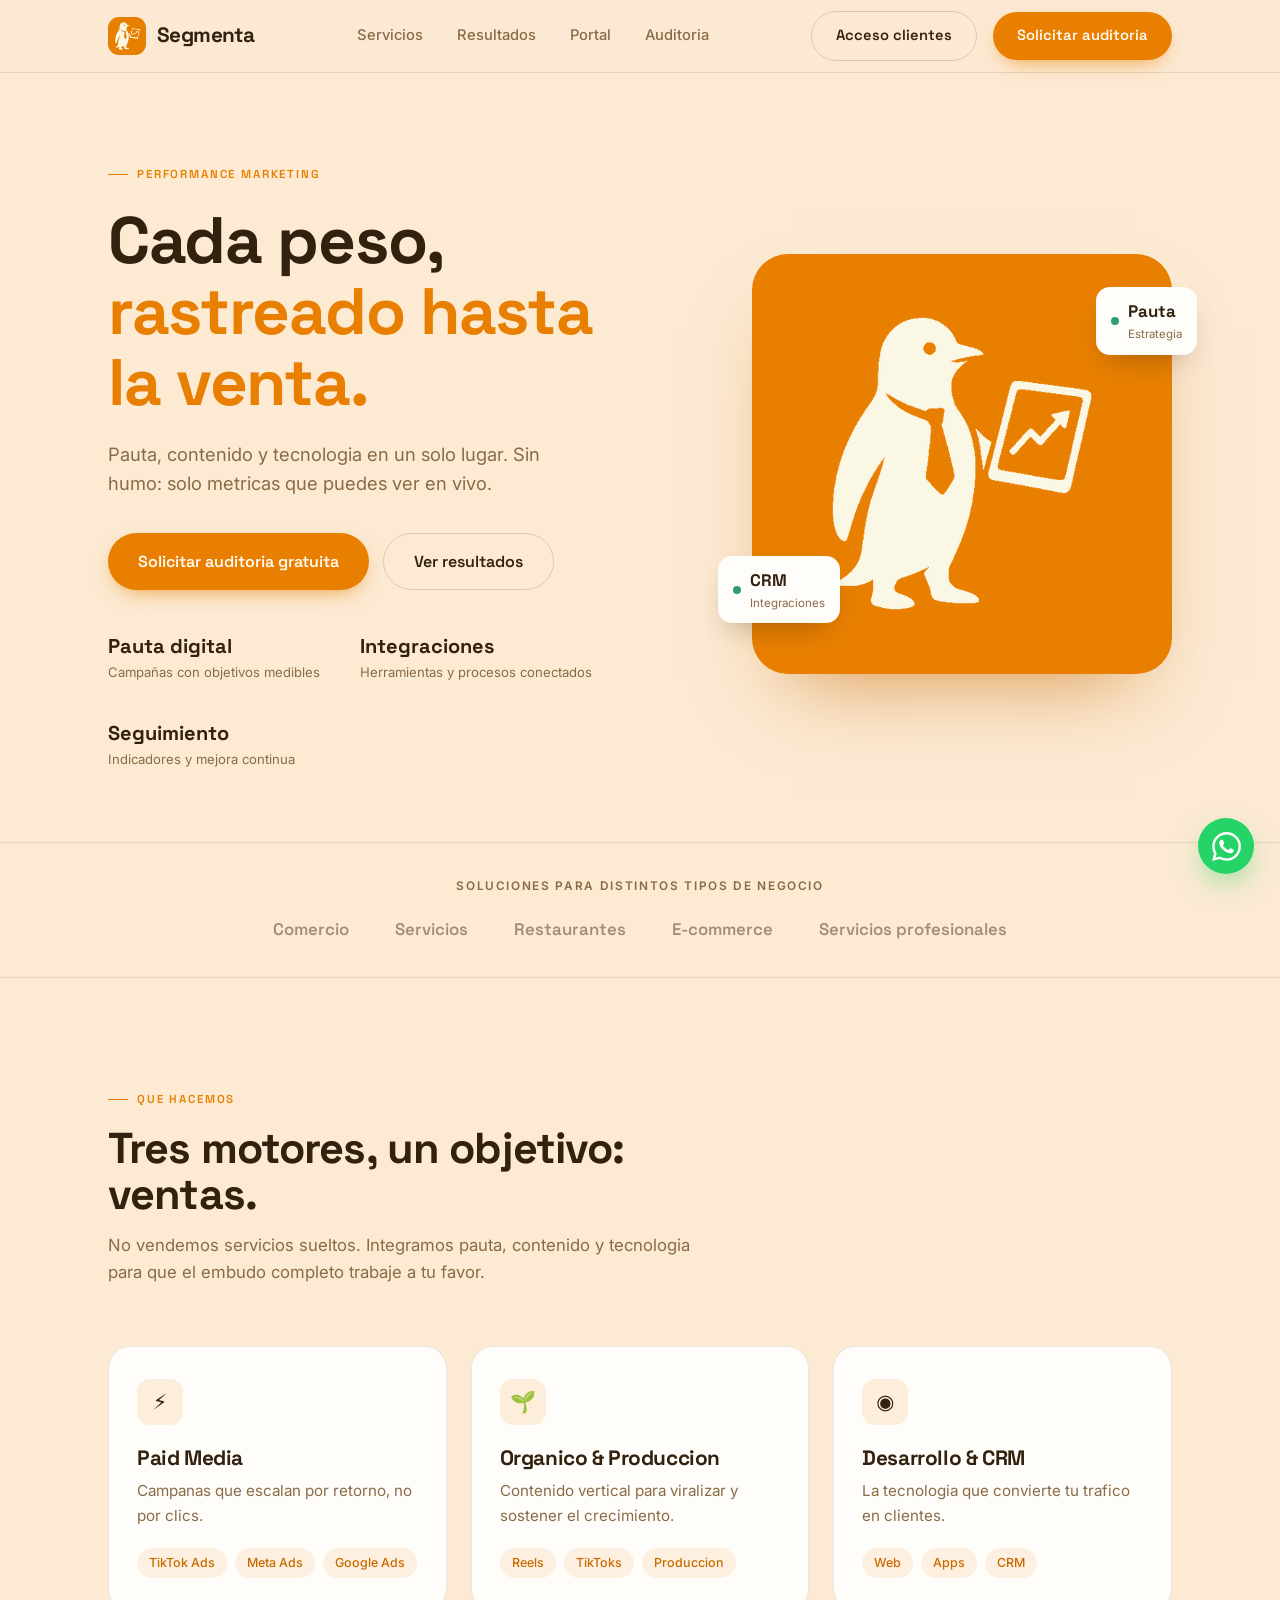
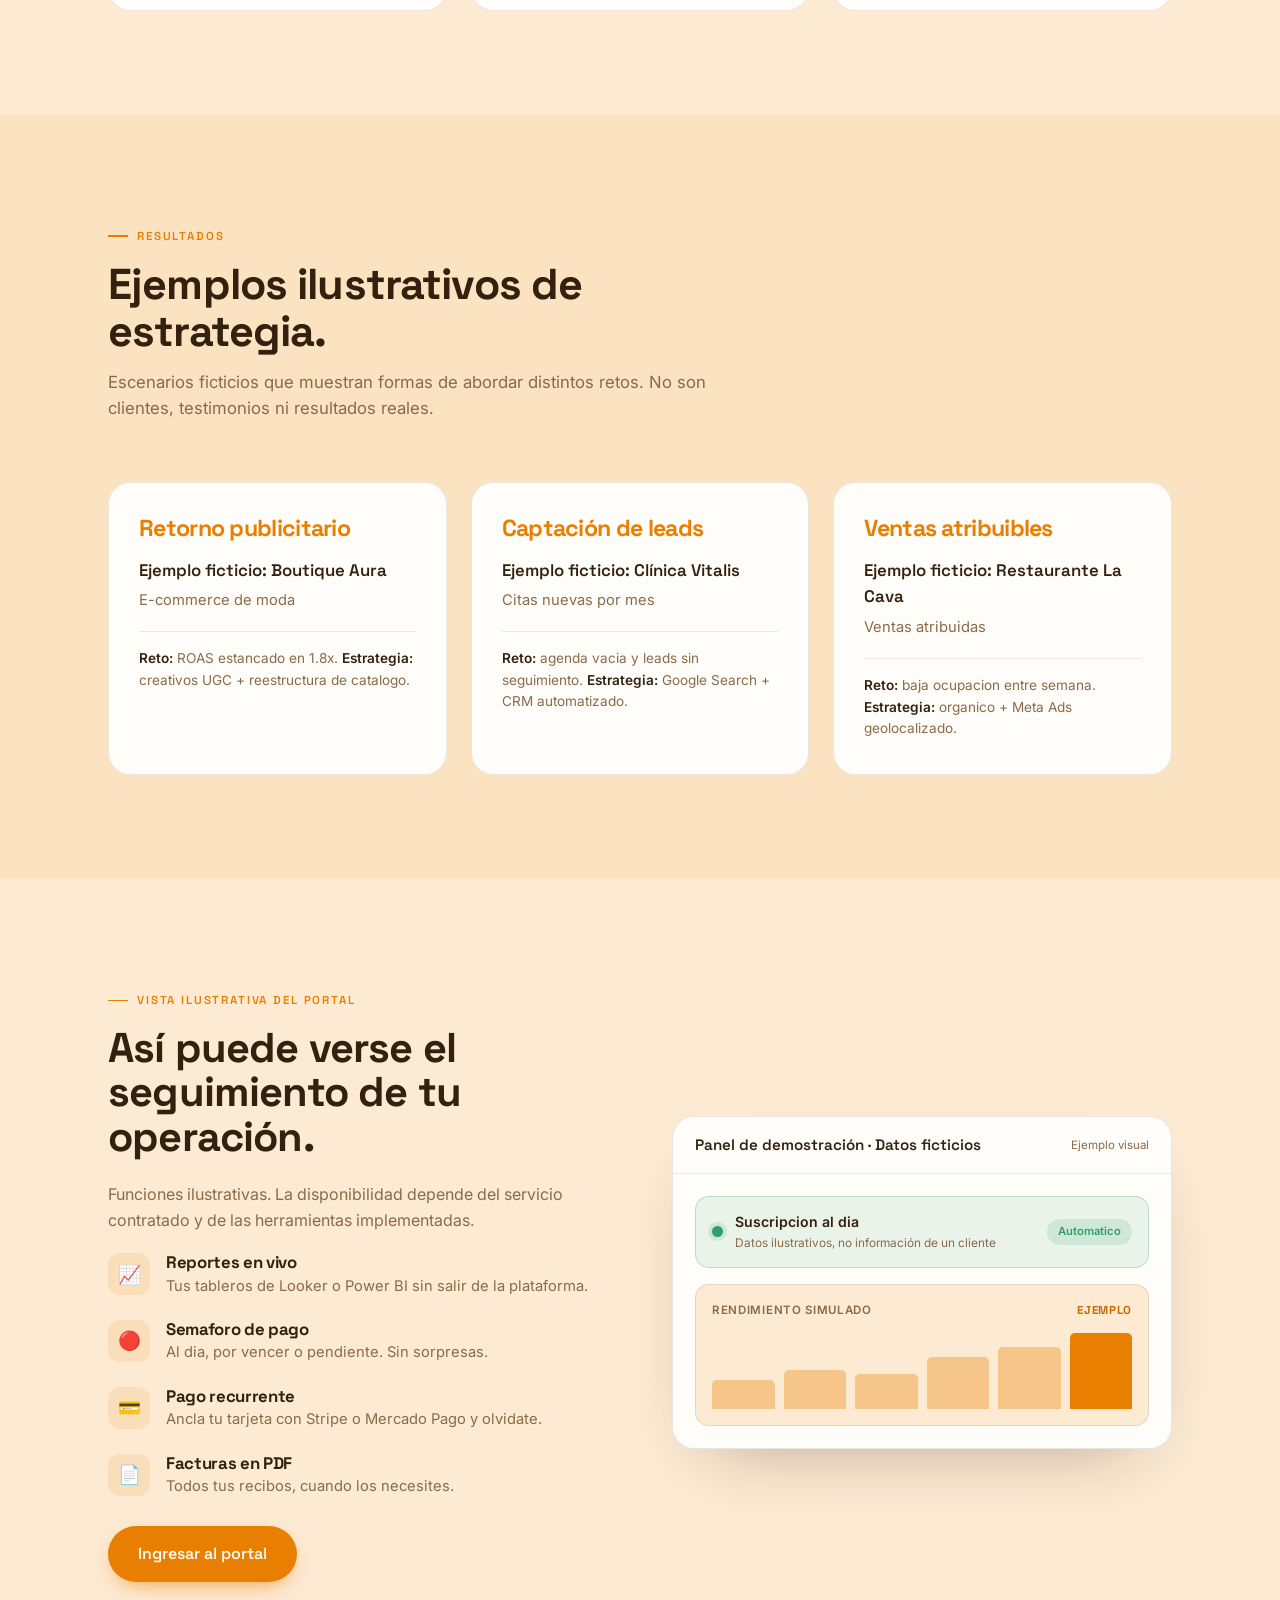
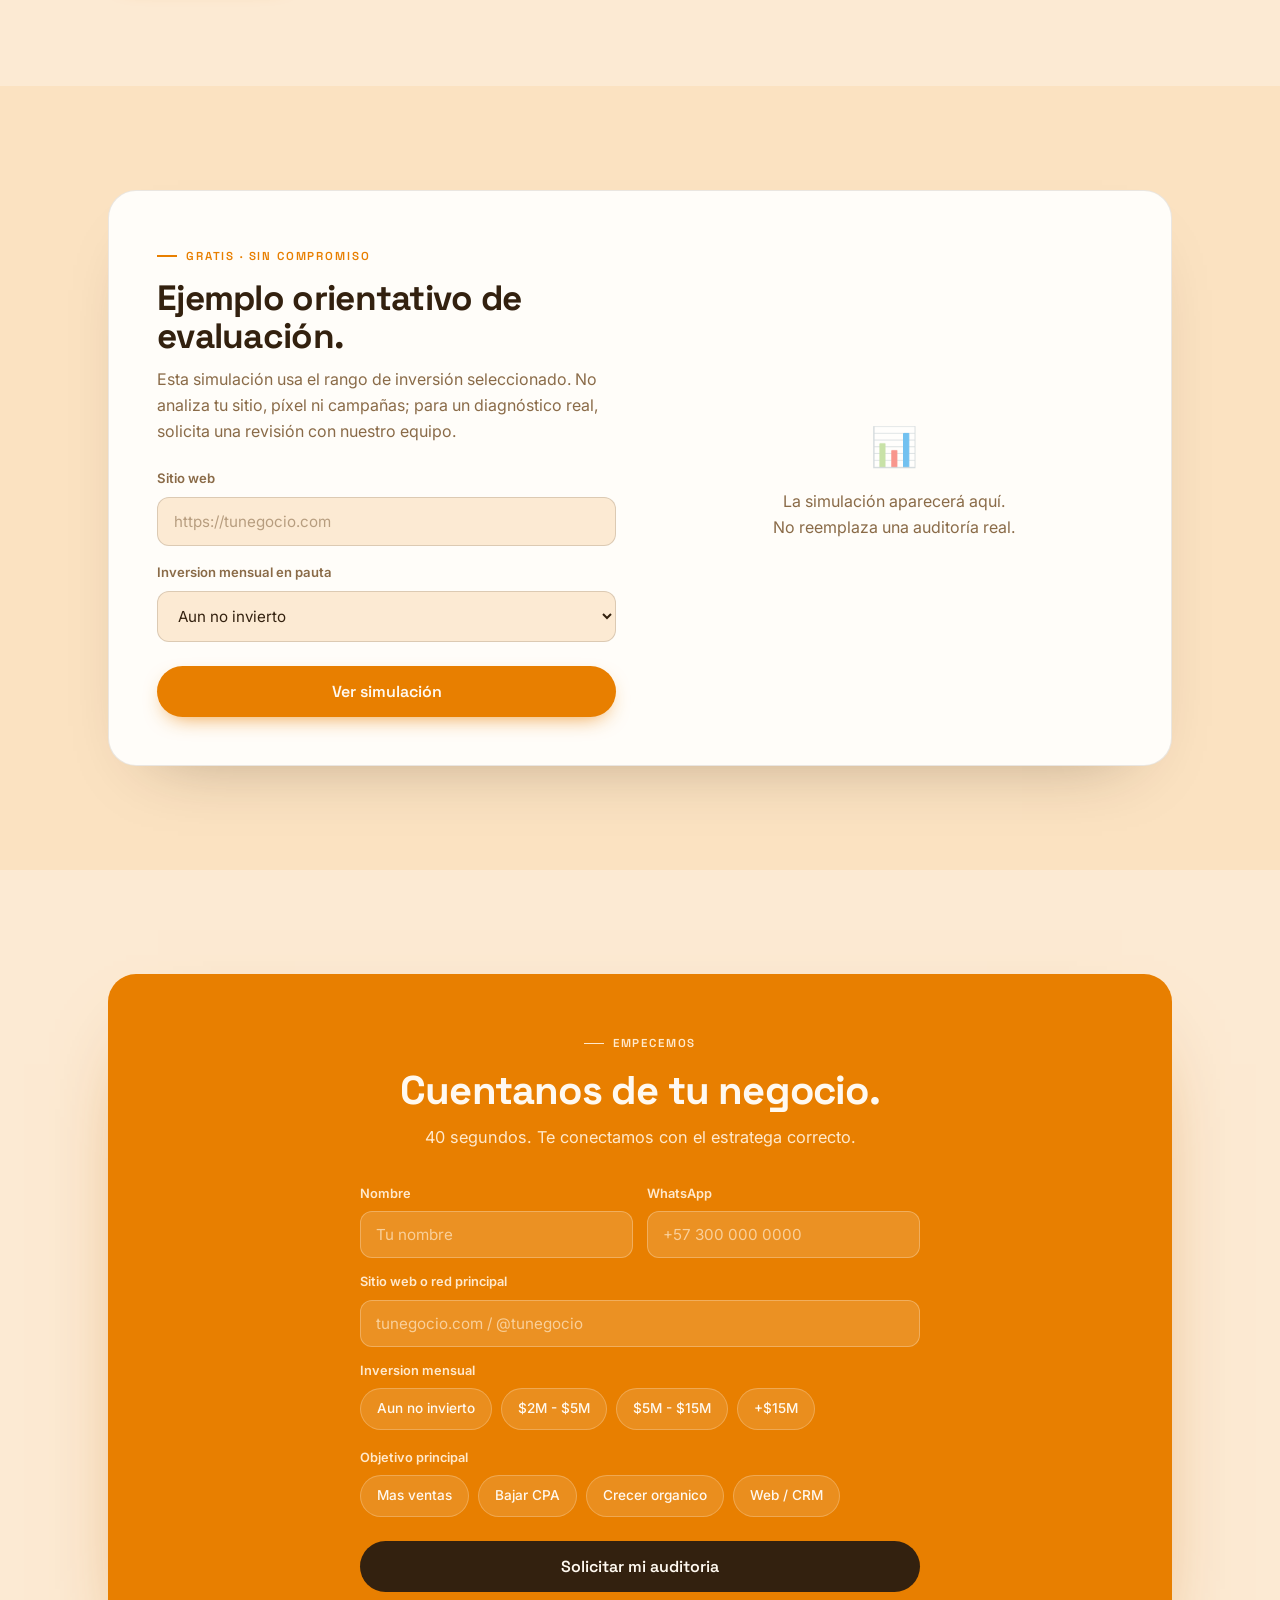
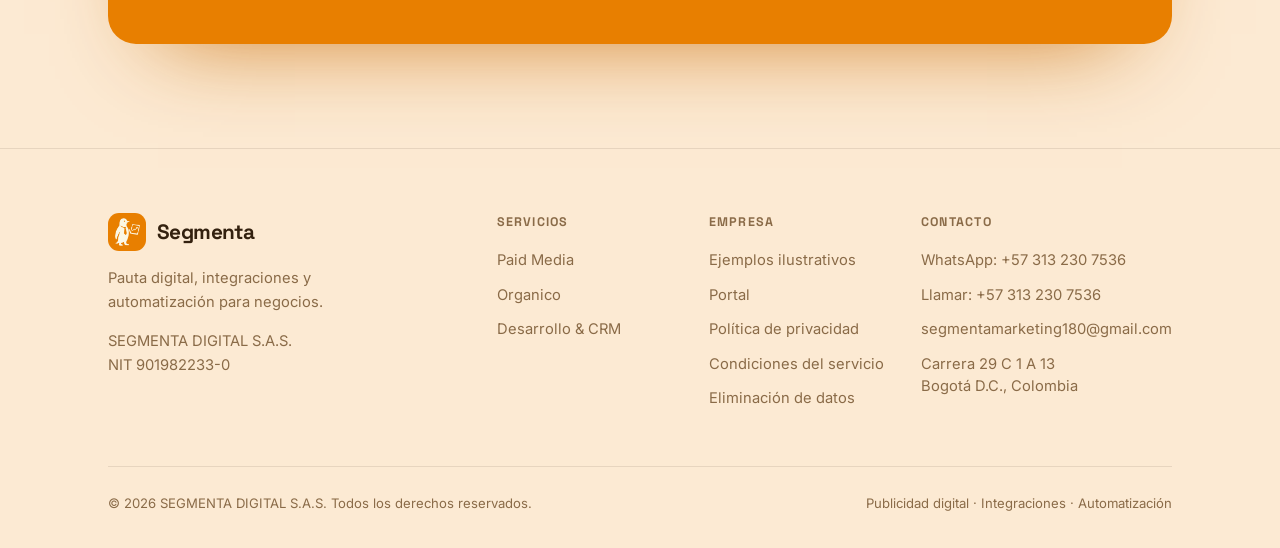
<file: index.html>
<!DOCTYPE html>
<html lang="es">
<head>
<script>
(function(){
  if (location.hostname.endsWith('.vercel.app')) {
    location.replace('https://www.segmenta.online' + location.pathname + location.search + location.hash);
  }
})();
</script>
<meta charset="UTF-8">
<meta name="viewport" content="width=device-width, initial-scale=1.0">
<title>Segmenta — Marketing que se mide en ventas</title>
<link rel="preconnect" href="https://fonts.googleapis.com">
<link rel="preconnect" href="https://fonts.gstatic.com" crossorigin>
<link href="https://fonts.googleapis.com/css2?family=Space+Grotesk:wght@500;600;700&family=Inter:wght@400;500;600&display=swap" rel="stylesheet">
<style>
  :root{
    --bg:#FCEAD3;          /* naranja claro - color de la pagina */
    --bg-warm:#FBE2C1;     /* seccion alterna, un poco mas calido */
    --brand:#E87F00;       /* naranja de marca Segmenta */
    --brand-deep:#C96A00;
    --ink:#33210F;         /* texto principal, marron oscuro calido */
    --ink-soft:#8A6B48;    /* texto secundario */
    --card:#FFFDF9;        /* tarjetas casi blancas y calidas */
    --cream:#FBF7E5;
    --line:rgba(51,33,15,.10);
    --line-2:rgba(51,33,15,.16);
    --green:#2E9E6B;
    --display:'Space Grotesk',system-ui,sans-serif;
    --body:'Inter',system-ui,sans-serif;
    --logo:url("[data-uri]");
    --maxw:1120px;
  }
  *{box-sizing:border-box;margin:0;padding:0}
  html{scroll-behavior:smooth}
  body{font-family:var(--body);background:var(--bg);color:var(--ink);line-height:1.6;-webkit-font-smoothing:antialiased;overflow-x:hidden}
  a{color:inherit;text-decoration:none}
  .wrap{max-width:var(--maxw);margin:0 auto;padding:0 28px}
  h1,h2,h3,h4{font-family:var(--display);font-weight:700;line-height:1.08;letter-spacing:-.02em;color:var(--ink)}
  .peng{background:var(--logo) center/contain no-repeat;display:inline-block}
  .eyebrow{font-family:var(--display);font-size:.72rem;font-weight:600;letter-spacing:.16em;text-transform:uppercase;color:var(--brand);display:inline-flex;align-items:center;gap:9px}
  .eyebrow::before{content:"";width:20px;height:1.5px;background:var(--brand)}

  /* buttons */
  .btn{font-family:var(--display);font-weight:600;font-size:.92rem;border:none;cursor:pointer;border-radius:999px;padding:12px 24px;transition:transform .15s,background .2s,box-shadow .2s;display:inline-flex;align-items:center;gap:8px;white-space:nowrap}
  .btn:active{transform:translateY(1px)}
  .btn-primary{background:var(--brand);color:#FFF9F0;box-shadow:0 8px 22px -10px rgba(232,127,0,.9)}
  .btn-primary:hover{background:var(--brand-deep);box-shadow:0 12px 28px -10px rgba(232,127,0,1)}
  .btn-ghost{background:transparent;color:var(--ink);border:1.5px solid var(--line-2)}
  .btn-ghost:hover{border-color:var(--ink);background:rgba(51,33,15,.04)}
  .btn-lg{padding:15px 30px;font-size:1rem}

  /* nav */
  header{position:sticky;top:0;z-index:50;background:rgba(252,234,211,.82);backdrop-filter:blur(12px);border-bottom:1px solid var(--line)}
  nav{display:flex;align-items:center;justify-content:space-between;height:72px}
  .brand{display:flex;align-items:center;gap:11px;font-family:var(--display);font-weight:700;font-size:1.3rem;letter-spacing:-.03em}
  .brand .mark{width:38px;height:38px;border-radius:11px;background:var(--brand);display:flex;align-items:center;justify-content:center;flex-shrink:0}
  .brand .mark .peng{width:30px;height:30px}
  .nav-links{display:flex;gap:34px;font-size:.92rem;color:var(--ink-soft);font-weight:500}
  .nav-links a:hover{color:var(--ink)}
  .nav-right{display:flex;align-items:center;gap:16px}
  .nav-toggle{display:none;background:none;border:none;font-size:1.4rem;cursor:pointer;color:var(--ink)}

  /* hero */
  .hero{padding:84px 0 72px}
  .hero-grid{display:grid;grid-template-columns:1.1fr .9fr;gap:64px;align-items:center}
  .hero h1{font-size:clamp(2.6rem,5.5vw,4.1rem);font-weight:700;margin:22px 0 22px}
  .hero h1 .u{color:var(--brand)}
  .hero .lead{font-size:1.15rem;color:var(--ink-soft);max-width:480px;margin-bottom:34px}
  .hero-cta{display:flex;gap:14px;flex-wrap:wrap;margin-bottom:46px}
  .hero-stats{display:flex;gap:40px;flex-wrap:wrap}
  .hs .n{font-family:var(--display);font-weight:700;font-size:1.9rem;color:var(--ink);line-height:1}
  .hs .l{font-size:.82rem;color:var(--ink-soft);margin-top:6px}

  /* hero visual: big brand panel with penguin */
  .hero-visual{position:relative;aspect-ratio:1/1;max-width:420px;margin-left:auto;width:100%}
  .hero-panel{position:absolute;inset:0;background:var(--brand);border-radius:36px;box-shadow:0 40px 80px -40px rgba(200,105,0,.7)}
  .hero-panel .peng{position:absolute;inset:12% 14%;width:auto;height:auto;animation:float 6s ease-in-out infinite}
  @keyframes float{0%,100%{transform:translateY(0)}50%{transform:translateY(-12px)}}
  .pill{position:absolute;background:var(--card);border-radius:14px;padding:11px 15px;box-shadow:0 14px 30px -14px rgba(51,33,15,.4);display:flex;align-items:center;gap:9px}
  .pill .dot{width:8px;height:8px;border-radius:50%;background:var(--green)}
  .pill .pv{font-family:var(--display);font-weight:700;font-size:1.05rem}
  .pill .pl{font-size:.72rem;color:var(--ink-soft)}
  .pill.p1{top:8%;right:-6%}
  .pill.p2{bottom:12%;left:-8%}

  /* trust strip */
  .trust{padding:34px 0;border-top:1px solid var(--line);border-bottom:1px solid var(--line)}
  .trust .lbl{text-align:center;font-size:.74rem;letter-spacing:.14em;text-transform:uppercase;color:var(--ink-soft);margin-bottom:20px;font-weight:600}
  .trust-row{display:flex;justify-content:center;align-items:center;gap:46px;flex-wrap:wrap}
  .trust-row span{font-family:var(--display);font-weight:600;font-size:1.05rem;color:var(--ink);opacity:.45;transition:opacity .2s}
  .trust-row span:hover{opacity:.85}

  /* sections */
  .section{padding:104px 0}
  .sec-head{max-width:600px;margin-bottom:60px}
  .sec-head h2{font-size:clamp(1.9rem,3.6vw,2.7rem);margin:16px 0 14px}
  .sec-head p{color:var(--ink-soft);font-size:1.05rem}

  /* services */
  .svc-grid{display:grid;grid-template-columns:repeat(3,1fr);gap:24px}
  .svc{background:var(--card);border:1px solid var(--line);border-radius:22px;padding:32px 28px;transition:transform .25s,box-shadow .25s}
  .svc:hover{transform:translateY(-4px);box-shadow:0 24px 50px -30px rgba(51,33,15,.35)}
  .svc .ic{width:46px;height:46px;border-radius:13px;background:rgba(232,127,0,.12);display:flex;align-items:center;justify-content:center;font-size:1.3rem;margin-bottom:22px}
  .svc h3{font-size:1.3rem;margin-bottom:10px}
  .svc p{color:var(--ink-soft);font-size:.95rem;margin-bottom:20px}
  .svc .tags{display:flex;gap:8px;flex-wrap:wrap}
  .svc .tags span{font-size:.78rem;font-weight:500;color:var(--brand-deep);background:rgba(232,127,0,.1);padding:5px 12px;border-radius:999px}

  /* results */
  .results{background:var(--bg-warm)}
  .res-grid{display:grid;grid-template-columns:repeat(3,1fr);gap:24px}
  .res{background:var(--card);border:1px solid var(--line);border-radius:22px;padding:34px 30px}
  .res .big{font-family:var(--display);font-weight:700;font-size:3rem;color:var(--brand);line-height:1;letter-spacing:-.03em}
  .res .who{font-family:var(--display);font-weight:600;font-size:1.05rem;margin:16px 0 6px}
  .res .ctx{color:var(--ink-soft);font-size:.92rem}
  .res .sub{margin-top:18px;padding-top:16px;border-top:1px solid var(--line);font-size:.85rem;color:var(--ink-soft)}
  .res .sub b{color:var(--ink);font-weight:600}

  /* portal */
  .portal-grid{display:grid;grid-template-columns:1fr 1fr;gap:64px;align-items:center}
  .feat{list-style:none;display:flex;flex-direction:column;gap:22px;margin-top:10px}
  .feat li{display:flex;gap:16px}
  .feat .fi{width:42px;height:42px;border-radius:12px;background:rgba(232,127,0,.12);display:flex;align-items:center;justify-content:center;font-size:1.15rem;flex-shrink:0}
  .feat h4{font-size:1.05rem;margin-bottom:3px}
  .feat p{color:var(--ink-soft);font-size:.92rem}
  .mock{background:var(--card);border:1px solid var(--line);border-radius:22px;box-shadow:0 30px 70px -40px rgba(51,33,15,.4);overflow:hidden}
  .mock-top{padding:16px 22px;border-bottom:1px solid var(--line);display:flex;justify-content:space-between;align-items:center}
  .mock-top .t{font-family:var(--display);font-weight:600;font-size:.95rem}
  .mock-top .s{font-size:.72rem;color:var(--ink-soft)}
  .mock-body{padding:22px}
  .status{display:flex;align-items:center;justify-content:space-between;background:rgba(46,158,107,.1);border:1px solid rgba(46,158,107,.25);border-radius:14px;padding:14px 16px;margin-bottom:16px}
  .status .lft{display:flex;align-items:center;gap:12px}
  .sem{width:11px;height:11px;border-radius:50%;background:var(--green);box-shadow:0 0 0 4px rgba(46,158,107,.14)}
  .status .l1{font-size:.88rem;font-weight:600}
  .status .l2{font-size:.74rem;color:var(--ink-soft)}
  .status .badge{font-size:.7rem;font-weight:600;color:var(--green);background:rgba(46,158,107,.14);padding:4px 11px;border-radius:999px}
  .mchart{background:var(--bg);border:1px solid var(--line);border-radius:14px;padding:16px}
  .mchart .ct{font-size:.72rem;color:var(--ink-soft);text-transform:uppercase;letter-spacing:.06em;font-weight:600;margin-bottom:14px;display:flex;justify-content:space-between}
  .mchart .ct b{color:var(--brand-deep);font-family:var(--display)}
  .mbars{display:flex;align-items:flex-end;gap:9px;height:76px}
  .mbars span{flex:1;background:var(--brand);border-radius:5px 5px 0 0;opacity:.35;transition:height 1s cubic-bezier(.22,1,.36,1)}
  .mbars span:last-child{opacity:1}

  /* audit */
  .audit-card{background:var(--card);border:1px solid var(--line);border-radius:28px;padding:48px;box-shadow:0 30px 70px -45px rgba(51,33,15,.4)}
  .audit-grid{display:grid;grid-template-columns:1fr 1fr;gap:48px;align-items:center}
  .field{margin-bottom:16px}
  .field label{display:block;font-size:.82rem;color:var(--ink-soft);margin-bottom:8px;font-weight:600}
  .field input,.field select{width:100%;background:var(--bg);border:1.5px solid var(--line-2);border-radius:12px;padding:14px 16px;color:var(--ink);font-family:var(--body);font-size:.95rem;transition:border-color .2s,box-shadow .2s}
  .field input:focus,.field select:focus{outline:none;border-color:var(--brand);box-shadow:0 0 0 3px rgba(232,127,0,.16)}
  .field input::placeholder{color:var(--ink-soft);opacity:.6}
  #auditPh{text-align:center;color:var(--ink-soft)}
  #auditPh .em{font-size:2.4rem;margin-bottom:12px;opacity:.55}
  #auditRes{display:none}
  .score-row{display:flex;align-items:center;gap:20px;margin-bottom:22px}
  .ring{width:92px;height:92px;border-radius:50%;position:relative;flex-shrink:0;display:flex;align-items:center;justify-content:center}
  .ring .rv{position:relative;font-family:var(--display);font-weight:700;font-size:1.7rem}
  .aline{display:flex;justify-content:space-between;align-items:center;padding:11px 0;border-bottom:1px solid var(--line);font-size:.9rem}
  .aline:last-of-type{border:none}
  .st{font-size:.74rem;font-weight:600;padding:3px 11px;border-radius:999px}
  .st.ok{background:rgba(46,158,107,.14);color:var(--green)}
  .st.warn{background:rgba(232,127,0,.14);color:var(--brand-deep)}
  .st.bad{background:rgba(214,69,42,.12);color:#C0392B}

  /* lead */
  .lead-card{background:var(--brand);border-radius:28px;padding:52px;text-align:center;box-shadow:0 40px 90px -50px rgba(200,105,0,.9)}
  .lead-card .eyebrow{color:#FFE9CC;justify-content:center}
  .lead-card .eyebrow::before{background:#FFE9CC}
  .lead-card h2{color:#FFF9F0;font-size:clamp(1.8rem,3.4vw,2.5rem);margin:16px 0 12px}
  .lead-card .sub{color:#FFE9CC;margin-bottom:34px;font-size:1.02rem}
  .lead-form{max-width:560px;margin:0 auto;text-align:left}
  .lf-row{display:grid;grid-template-columns:1fr 1fr;gap:14px}
  .lead-form label{color:#FFE9CC;font-size:.8rem;font-weight:600;margin-bottom:7px;display:block}
  .lead-form input{width:100%;background:rgba(255,251,244,.14);border:1.5px solid rgba(255,251,244,.28);border-radius:12px;padding:13px 15px;color:#FFF9F0;font-family:var(--body);font-size:.95rem;margin-bottom:14px}
  .lead-form input::placeholder{color:rgba(255,233,204,.7)}
  .lead-form input:focus{outline:none;border-color:#FFF9F0;background:rgba(255,251,244,.2)}
  .chips{display:flex;gap:9px;flex-wrap:wrap;margin-bottom:18px}
  .chip{cursor:pointer;font-size:.85rem;font-weight:500;color:#FFF9F0;background:rgba(255,251,244,.12);border:1.5px solid rgba(255,251,244,.24);padding:9px 16px;border-radius:999px;transition:background .2s,border-color .2s}
  .chip:hover{border-color:#FFF9F0}
  .chip.sel{background:#FFF9F0;color:var(--brand-deep);border-color:#FFF9F0}
  .lead-form .btn-submit{width:100%;justify-content:center;background:var(--ink);color:#FFF9F0;margin-top:6px}
  .lead-form .btn-submit:hover{background:#1f1408}
  .lead-done{display:none;text-align:center;color:#FFF9F0}
  .lead-done .ch{width:60px;height:60px;border-radius:50%;background:rgba(255,251,244,.16);border:1.5px solid rgba(255,251,244,.4);display:flex;align-items:center;justify-content:center;margin:0 auto 16px;font-size:1.6rem}
  .lead-done h3{color:#FFF9F0;font-size:1.5rem;margin-bottom:8px}
  .lead-done p{color:#FFE9CC}

  /* footer */
  footer{padding:64px 0 34px;border-top:1px solid var(--line)}
  .foot-grid{display:grid;grid-template-columns:2fr 1fr 1fr 1fr;gap:36px;margin-bottom:44px}
  .foot-grid .about{color:var(--ink-soft);font-size:.92rem;margin-top:16px;max-width:280px}
  .fcol h5{font-family:var(--display);font-size:.78rem;text-transform:uppercase;letter-spacing:.1em;color:var(--ink-soft);margin-bottom:16px}
  .fcol a{display:block;color:var(--ink-soft);font-size:.92rem;margin-bottom:11px}
  .fcol a:hover{color:var(--ink)}
  .foot-bot{border-top:1px solid var(--line);padding-top:26px;display:flex;justify-content:space-between;flex-wrap:wrap;gap:12px;color:var(--ink-soft);font-size:.82rem}

  /* whatsapp */
  .wa{position:fixed;bottom:26px;right:26px;z-index:60;width:56px;height:56px;border-radius:50%;background:#25D366;display:flex;align-items:center;justify-content:center;box-shadow:0 12px 30px -8px rgba(37,211,102,.6);transition:transform .2s}
  .wa:hover{transform:scale(1.08)}
  .wa svg{width:29px;height:29px;fill:#fff}

  /* reveal */
  .reveal{opacity:0;transform:translateY(24px);transition:opacity .7s cubic-bezier(.22,1,.36,1),transform .7s cubic-bezier(.22,1,.36,1)}
  .reveal.in{opacity:1;transform:none}

  @media(max-width:900px){
    .hero-grid,.portal-grid,.audit-grid{grid-template-columns:1fr;gap:48px}
    .svc-grid,.res-grid{grid-template-columns:1fr}
    .foot-grid{grid-template-columns:1fr 1fr}
    .nav-links,.nav-right .btn{display:none}
    .nav-toggle{display:block}
    .section{padding:72px 0}
    .hero-visual{max-width:340px;margin:0 auto}
    .audit-card,.lead-card{padding:32px}
  }
  @media(max-width:520px){
    .lf-row{grid-template-columns:1fr}
    .foot-grid{grid-template-columns:1fr}
    .hero-stats{gap:28px}
  }
  @media(prefers-reduced-motion:reduce){*{animation:none!important;scroll-behavior:auto!important}.reveal{opacity:1;transform:none}}
  :focus-visible{outline:2px solid var(--brand);outline-offset:3px;border-radius:8px}
</style>
</head>
<body>

<header>
  <div class="wrap">
    <nav>
      <div class="brand"><span class="mark"><span class="peng"></span></span>Segmenta</div>
      <div class="nav-links">
        <a href="#servicios">Servicios</a>
        <a href="#resultados">Resultados</a>
        <a href="#portal">Portal</a>
        <a href="#auditoria">Auditoria</a>
      </div>
      <div class="nav-right">
        <a href="javascript:void(0)" class="btn btn-ghost" onclick="openPortal()">Acceso clientes</a>
        <a href="#contacto" class="btn btn-primary">Solicitar auditoria</a>
        <button class="nav-toggle" aria-label="Menu" onclick="var n=document.querySelector('.nav-links');n.style.display=n.style.display==='flex'?'none':'flex'">&#9776;</button>
      </div>
    </nav>
  </div>
</header>

<!-- HERO -->
<section class="hero">
  <div class="wrap hero-grid">
    <div>
      <span class="eyebrow">Performance marketing</span>
      <h1>Cada peso, <span class="u">rastreado hasta la venta.</span></h1>
      <p class="lead">Pauta, contenido y tecnologia en un solo lugar. Sin humo: solo metricas que puedes ver en vivo.</p>
      <div class="hero-cta">
        <a href="#contacto" class="btn btn-primary btn-lg">Solicitar auditoria gratuita</a>
        <a href="#resultados" class="btn btn-ghost btn-lg">Ver resultados</a>
      </div>
      <div class="hero-stats">
        <div class="hs"><div class="n" style="font-size:1.25rem">Pauta digital</div><div class="l">Campañas con objetivos medibles</div></div>
        <div class="hs"><div class="n" style="font-size:1.25rem">Integraciones</div><div class="l">Herramientas y procesos conectados</div></div>
        <div class="hs"><div class="n" style="font-size:1.25rem">Seguimiento</div><div class="l">Indicadores y mejora continua</div></div>
      </div>
    </div>
    <div class="hero-visual reveal in">
      <div class="hero-panel"><span class="peng"></span></div>
      <div class="pill p1"><span class="dot"></span><div><div class="pv">Pauta</div><div class="pl">Estrategia</div></div></div>
      <div class="pill p2"><span class="dot"></span><div><div class="pv">CRM</div><div class="pl">Integraciones</div></div></div>
    </div>
  </div>
</section>

<!-- TRUST -->
<div class="trust">
  <div class="wrap">
    <div class="lbl">Soluciones para distintos tipos de negocio</div>
    <div class="trust-row">
      <span>Comercio</span><span>Servicios</span><span>Restaurantes</span><span>E-commerce</span><span>Servicios profesionales</span>
    </div>
  </div>
</div>

<!-- SERVICIOS -->
<section class="section" id="servicios">
  <div class="wrap">
    <div class="sec-head reveal">
      <span class="eyebrow">Que hacemos</span>
      <h2>Tres motores, un objetivo: ventas.</h2>
      <p>No vendemos servicios sueltos. Integramos pauta, contenido y tecnologia para que el embudo completo trabaje a tu favor.</p>
    </div>
    <div class="svc-grid">
      <div class="svc reveal">
        <div class="ic">&#9889;</div>
        <h3>Paid Media</h3>
        <p>Campanas que escalan por retorno, no por clics.</p>
        <div class="tags"><span>TikTok Ads</span><span>Meta Ads</span><span>Google Ads</span></div>
      </div>
      <div class="svc reveal">
        <div class="ic">&#127793;</div>
        <h3>Organico &amp; Produccion</h3>
        <p>Contenido vertical para viralizar y sostener el crecimiento.</p>
        <div class="tags"><span>Reels</span><span>TikToks</span><span>Produccion</span></div>
      </div>
      <div class="svc reveal">
        <div class="ic">&#9673;</div>
        <h3>Desarrollo &amp; CRM</h3>
        <p>La tecnologia que convierte tu trafico en clientes.</p>
        <div class="tags"><span>Web</span><span>Apps</span><span>CRM</span></div>
      </div>
    </div>
  </div>
</section>

<!-- RESULTADOS -->
<section class="section results" id="resultados">
  <div class="wrap">
    <div class="sec-head reveal">
      <span class="eyebrow">Resultados</span>
      <h2>Ejemplos ilustrativos de estrategia.</h2>
      <p>Escenarios ficticios que muestran formas de abordar distintos retos. No son clientes, testimonios ni resultados reales.</p>
    </div>
    <div class="res-grid">
      <div class="res reveal">
        <div class="big" style="font-size:1.45rem">Retorno publicitario</div>
        <div class="who">Ejemplo ficticio: Boutique Aura</div>
        <div class="ctx">E-commerce de moda</div>
        <div class="sub"><b>Reto:</b> ROAS estancado en 1.8x. <b>Estrategia:</b> creativos UGC + reestructura de catalogo.</div>
      </div>
      <div class="res reveal">
        <div class="big" style="font-size:1.45rem">Captación de leads</div>
        <div class="who">Ejemplo ficticio: Clínica Vitalis</div>
        <div class="ctx">Citas nuevas por mes</div>
        <div class="sub"><b>Reto:</b> agenda vacia y leads sin seguimiento. <b>Estrategia:</b> Google Search + CRM automatizado.</div>
      </div>
      <div class="res reveal">
        <div class="big" style="font-size:1.45rem">Ventas atribuibles</div>
        <div class="who">Ejemplo ficticio: Restaurante La Cava</div>
        <div class="ctx">Ventas atribuidas</div>
        <div class="sub"><b>Reto:</b> baja ocupacion entre semana. <b>Estrategia:</b> organico + Meta Ads geolocalizado.</div>
      </div>
    </div>
  </div>
</section>

<!-- PORTAL -->
<section class="section" id="portal">
  <div class="wrap portal-grid">
    <div class="reveal">
      <span class="eyebrow">Vista ilustrativa del portal</span>
      <h2 style="font-size:clamp(1.9rem,3.4vw,2.6rem);margin:16px 0 22px">Así puede verse el seguimiento de tu operación.</h2><p style="color:var(--ink-soft);margin-bottom:20px">Funciones ilustrativas. La disponibilidad depende del servicio contratado y de las herramientas implementadas.</p>
      <ul class="feat">
        <li><div class="fi">&#128200;</div><div><h4>Reportes en vivo</h4><p>Tus tableros de Looker o Power BI sin salir de la plataforma.</p></div></li>
        <li><div class="fi">&#128308;</div><div><h4>Semaforo de pago</h4><p>Al dia, por vencer o pendiente. Sin sorpresas.</p></div></li>
        <li><div class="fi">&#128179;</div><div><h4>Pago recurrente</h4><p>Ancla tu tarjeta con Stripe o Mercado Pago y olvidate.</p></div></li>
        <li><div class="fi">&#128196;</div><div><h4>Facturas en PDF</h4><p>Todos tus recibos, cuando los necesites.</p></div></li>
      </ul>
      <a href="javascript:void(0)" class="btn btn-primary btn-lg" style="margin-top:28px" onclick="openPortal()">Ingresar al portal</a>
    </div>
    <div class="mock reveal">
      <div class="mock-top"><span class="t">Panel de demostración &middot; Datos ficticios</span><span class="s">Ejemplo visual</span></div>
      <div class="mock-body">
        <div class="status">
          <div class="lft"><span class="sem"></span><div><div class="l1">Suscripcion al dia</div><div class="l2">Datos ilustrativos, no información de un cliente</div></div></div>
          <span class="badge">Automatico</span>
        </div>
        <div class="mchart">
          <div class="ct"><span>Rendimiento simulado</span><b>Ejemplo</b></div>
          <div class="mbars"><span style="height:38%"></span><span style="height:52%"></span><span style="height:46%"></span><span style="height:68%"></span><span style="height:82%"></span><span style="height:100%"></span></div>
        </div>
      </div>
    </div>
  </div>
</section>

<!-- AUDITORIA -->
<section class="section results" id="auditoria">
  <div class="wrap">
    <div class="audit-card reveal">
      <div class="audit-grid">
        <div>
          <span class="eyebrow">Gratis &middot; Sin compromiso</span>
          <h2 style="font-size:clamp(1.7rem,3vw,2.2rem);margin:14px 0 12px">Ejemplo orientativo de evaluación.</h2>
          <p style="color:var(--ink-soft);margin-bottom:24px">Esta simulación usa el rango de inversión seleccionado. No analiza tu sitio, píxel ni campañas; para un diagnóstico real, solicita una revisión con nuestro equipo.</p>
          <div class="field"><label>Sitio web</label><input id="au-web" type="url" placeholder="https://tunegocio.com"></div>
          <div class="field"><label>Inversion mensual en pauta</label>
            <select id="au-inv">
              <option value="0">Aun no invierto</option>
              <option value="1">Menos de $2M COP</option>
              <option value="2">$2M - $8M COP</option>
              <option value="3">Mas de $8M COP</option>
            </select>
          </div>
          <button class="btn btn-primary btn-lg" style="width:100%;justify-content:center;margin-top:8px" onclick="runAudit()">Ver simulación</button>
        </div>
        <div>
          <div id="auditPh"><div class="em">&#128202;</div>La simulación aparecerá aquí.<br>No reemplaza una auditoría real.</div>
          <div id="auditRes">
            <div class="score-row">
              <div class="ring" id="ring"><div class="rv" id="rv">0</div></div>
              <div><div style="font-family:var(--display);font-weight:600;font-size:1.05rem">Puntuación simulada</div><div id="smsg" style="color:var(--ink-soft);font-size:.86rem">Analizando...</div></div>
            </div>
            <div class="aline"><span>Velocidad de carga</span><span class="st warn" id="l1">No medida</span></div>
            <div class="aline"><span>Pixel &amp; tracking</span><span class="st warn" id="l2">No comprobado</span></div>
            <div class="aline"><span>Estructura de pauta</span><span class="st warn" id="l3">No evaluada</span></div>
            <div class="aline"><span>Conversión / CTA</span><span class="st warn" id="l4">No evaluado</span></div>
            <a href="#contacto" class="btn btn-ghost" style="width:100%;justify-content:center;margin-top:18px">Solicitar evaluación real</a>
          </div>
        </div>
      </div>
    </div>
  </div>
</section>

<!-- CONTACTO -->
<section class="section" id="contacto">
  <div class="wrap">
    <div class="lead-card reveal">
      <span class="eyebrow">Empecemos</span>
      <h2>Cuentanos de tu negocio.</h2>
      <p class="sub">40 segundos. Te conectamos con el estratega correcto.</p>
      <div class="lead-form" id="leadForm">
        <div class="lf-row">
          <div><label>Nombre</label><input id="f-name" type="text" placeholder="Tu nombre"></div>
          <div><label>WhatsApp</label><input id="f-phone" type="tel" placeholder="+57 300 000 0000"></div>
        </div>
        <label>Sitio web o red principal</label>
        <input id="f-web" type="text" placeholder="tunegocio.com / @tunegocio">
        <label>Inversion mensual</label>
        <div class="chips" data-group="budget">
          <div class="chip" onclick="pick(this)">Aun no invierto</div>
          <div class="chip" onclick="pick(this)">$2M - $5M</div>
          <div class="chip" onclick="pick(this)">$5M - $15M</div>
          <div class="chip" onclick="pick(this)">+$15M</div>
        </div>
        <label>Objetivo principal</label>
        <div class="chips" data-group="goal">
          <div class="chip" onclick="pick(this)">Mas ventas</div>
          <div class="chip" onclick="pick(this)">Bajar CPA</div>
          <div class="chip" onclick="pick(this)">Crecer organico</div>
          <div class="chip" onclick="pick(this)">Web / CRM</div>
        </div>
        <button class="btn btn-lg btn-submit" onclick="submitLead()">Solicitar mi auditoria</button>
      </div>
      <div class="lead-done" id="leadDone">
        <div class="ch">&#10003;</div>
        <h3>Listo, <span id="doneName">crack</span>!</h3>
        <p>Un estratega te escribe por WhatsApp en menos de 24 horas.</p>
      </div>
    </div>
  </div>
</section>

<!-- FOOTER -->
<footer>
  <div class="wrap">
    <div class="foot-grid">
      <div>
        <div class="brand"><span class="mark"><span class="peng"></span></span>Segmenta</div>
        <p class="about">Pauta digital, integraciones y automatización para negocios.</p><p class="about">SEGMENTA DIGITAL S.A.S.<br>NIT 901982233-0</p>
      </div>
      <div class="fcol"><h5>Servicios</h5><a href="#servicios">Paid Media</a><a href="#servicios">Organico</a><a href="#servicios">Desarrollo &amp; CRM</a></div>
      <div class="fcol"><h5>Empresa</h5><a href="#resultados">Ejemplos ilustrativos</a><a href="#portal">Portal</a><a href="/privacy.html">Política de privacidad</a><a href="/terms.html">Condiciones del servicio</a><a href="/data-deletion.html">Eliminación de datos</a></div>
      <div class="fcol"><h5>Contacto</h5><a href="https://wa.me/573132307536" target="_blank" rel="noopener">WhatsApp: +57 313 230 7536</a><a href="tel:+573132307536">Llamar: +57 313 230 7536</a><a href="mailto:segmentamarketing180@gmail.com">segmentamarketing180@gmail.com</a><div style="color:var(--ink-soft);font-size:.92rem;line-height:1.5">Carrera 29 C 1 A 13<br>Bogotá D.C., Colombia</div></div>
    </div>
    <div class="foot-bot"><span>&copy; 2026 SEGMENTA DIGITAL S.A.S. Todos los derechos reservados.</span><span>Publicidad digital &middot; Integraciones &middot; Automatización</span></div>
  </div>
</footer>

<a class="wa" href="https://wa.me/573132307536?text=Hola%20Segmenta,%20quiero%20una%20auditoria" target="_blank" rel="noopener" aria-label="WhatsApp">
  <svg viewBox="0 0 24 24"><path d="M17.472 14.382c-.297-.149-1.758-.867-2.03-.967-.273-.099-.471-.148-.67.15-.197.297-.767.966-.94 1.164-.173.199-.347.223-.644.075-.297-.15-1.255-.463-2.39-1.475-.883-.788-1.48-1.761-1.653-2.059-.173-.297-.018-.458.13-.606.134-.133.298-.347.446-.52.149-.174.198-.298.298-.497.099-.198.05-.371-.025-.52-.075-.149-.669-1.612-.916-2.207-.242-.579-.487-.5-.669-.51l-.57-.01c-.198 0-.52.074-.792.372-.272.297-1.04 1.016-1.04 2.479 0 1.462 1.065 2.875 1.213 3.074.149.198 2.096 3.2 5.077 4.487.71.306 1.263.489 1.694.626.712.226 1.36.194 1.872.118.571-.085 1.758-.719 2.006-1.413.248-.694.248-1.289.173-1.413-.074-.124-.272-.198-.57-.347m-5.421 7.403h-.004a9.87 9.87 0 01-5.031-1.378l-.361-.214-3.741.982.998-3.648-.235-.374a9.86 9.86 0 01-1.51-5.26c.001-5.45 4.436-9.884 9.888-9.884 2.64 0 5.122 1.03 6.988 2.898a9.825 9.825 0 012.893 6.994c-.003 5.45-4.437 9.884-9.885 9.884m8.413-18.297A11.815 11.815 0 0012.05 0C5.495 0 .16 5.335.157 11.892c0 2.096.547 4.142 1.588 5.945L.057 24l6.305-1.654a11.882 11.882 0 005.683 1.448h.005c6.554 0 11.89-5.335 11.893-11.893a11.821 11.821 0 00-3.48-8.413Z"/></svg>
</a>

<script>
  function countUp(el){
    var t=parseFloat(el.dataset.count),suf=el.dataset.suffix||'',pre=el.dataset.prefix||'',isF=t%1!==0,st=performance.now();
    function tk(now){var p=Math.min((now-st)/1300,1),e=1-Math.pow(1-p,3),v=t*e;
      el.textContent=pre+(isF?v.toFixed(1):Math.floor(v).toLocaleString('es-CO'))+suf;
      if(p<1)requestAnimationFrame(tk);}
    requestAnimationFrame(tk);
  }
  var io=new IntersectionObserver(function(es){es.forEach(function(e){
    if(e.isIntersecting){e.target.classList.add('in');
      (e.target.querySelectorAll?e.target.querySelectorAll('[data-count]'):[]).forEach(countUp);
      io.unobserve(e.target);}});},{threshold:.2});
  document.querySelectorAll('.reveal').forEach(function(el){io.observe(el);});
  window.addEventListener('load',function(){setTimeout(function(){document.querySelectorAll('.hero [data-count]').forEach(countUp);},350);});

  function runAudit(){
    var web=document.getElementById('au-web').value.trim();
    if(!web){document.getElementById('au-web').focus();return;}
    document.getElementById('auditPh').style.display='none';
    document.getElementById('auditRes').style.display='block';
    var inv=parseInt(document.getElementById('au-inv').value);
    var score=Math.min(46+inv*11,88);
    var col=score<55?'#C0392B':score<72?'var(--brand)':'var(--green)';
    var ring=document.getElementById('ring');
    ring.style.background='conic-gradient('+col+' '+(score*3.6)+'deg, var(--line) 0deg)';
    ring.innerHTML='<div style="position:absolute;inset:6px;border-radius:50%;background:var(--card)"></div><div class="rv" style="position:relative;color:'+col+'">'+score+'</div>';
    document.getElementById('smsg').textContent='Valor ilustrativo: no se ha analizado el sitio ni las campañas.';
  }

  var lead={budget:'',goal:''};
  function pick(el){var g=el.parentNode.dataset.group;
    el.parentNode.querySelectorAll('.chip').forEach(function(c){c.classList.remove('sel');});
    el.classList.add('sel');lead[g]=el.textContent;}
  function submitLead(){
    var name=document.getElementById('f-name').value.trim();
    if(!name){document.getElementById('f-name').focus();return;}
    console.log('LEAD',{name:name,phone:document.getElementById('f-phone').value,web:document.getElementById('f-web').value,budget:lead.budget,goal:lead.goal});
    document.getElementById('leadForm').style.display='none';
    document.getElementById('doneName').textContent=name.split(' ')[0]||'crack';
    document.getElementById('leadDone').style.display='block';
  }
</script>

<div id="portalOverlay" style="position:fixed;inset:0;z-index:200;background:var(--bg);display:none;flex-direction:column">
  <div style="height:52px;flex-shrink:0;display:flex;align-items:center;justify-content:space-between;padding:0 20px;background:var(--card);border-bottom:1px solid var(--line)">
    <button onclick="closePortal()" style="background:none;border:none;cursor:pointer;font-family:var(--display);font-weight:600;font-size:.9rem;color:var(--ink);display:flex;align-items:center;gap:8px">&#8592; Volver a Segmenta</button>
    <span style="font-family:var(--display);font-weight:600;font-size:.82rem;color:var(--ink-soft)">Portal Segmenta</span>
  </div>
  <iframe id="portalFrame" title="Portal Segmenta" style="flex:1;width:100%;border:none" srcdoc="<!DOCTYPE html>
<html lang=&quot;es&quot;>
<head>
<meta charset=&quot;UTF-8&quot;>
<meta name=&quot;viewport&quot; content=&quot;width=device-width, initial-scale=1.0&quot;>
<title>Portal Segmenta</title>
<link rel=&quot;preconnect&quot; href=&quot;https://fonts.googleapis.com&quot;>
<link rel=&quot;preconnect&quot; href=&quot;https://fonts.gstatic.com&quot; crossorigin>
<link href=&quot;https://fonts.googleapis.com/css2?family=Space+Grotesk:wght@500;600;700&amp;family=Inter:wght@400;500;600&amp;display=swap&quot; rel=&quot;stylesheet&quot;>
<style>
  :root{
    --bg:#FCEAD3;--bg-warm:#FBE2C1;--brand:#E87F00;--brand-deep:#C96A00;
    --ink:#33210F;--ink-soft:#8A6B48;--card:#FFFDF9;--cream:#FBF7E5;
    --line:rgba(51,33,15,.10);--line-2:rgba(51,33,15,.16);
    --green:#2E9E6B;--amber:#E8A100;--red:#C0392B;
    --display:'Space Grotesk',system-ui,sans-serif;--body:'Inter',system-ui,sans-serif;
    --logo:url(&quot;[data-uri]&quot;);
  }
  *{box-sizing:border-box;margin:0;padding:0}
  body{font-family:var(--body);background:var(--bg);color:var(--ink);line-height:1.55;-webkit-font-smoothing:antialiased}
  h1,h2,h3,h4{font-family:var(--display);letter-spacing:-.02em;line-height:1.12}
  .peng{background:var(--logo) center/contain no-repeat;display:inline-block}
  .hidden{display:none!important}
  button{font-family:var(--display);cursor:pointer}
  input,select,textarea{font-family:var(--body)}
  .btn{font-weight:600;font-size:.9rem;border:none;border-radius:10px;padding:11px 20px;display:inline-flex;align-items:center;gap:8px;transition:background .2s,transform .15s,box-shadow .2s;white-space:nowrap}
  .btn:active{transform:translateY(1px)}
  .btn-primary{background:var(--brand);color:#FFF9F0;box-shadow:0 8px 20px -10px rgba(232,127,0,.9)}
  .btn-primary:hover{background:var(--brand-deep)}
  .btn-dark{background:var(--ink);color:#FFF9F0}
  .btn-ghost{background:transparent;color:var(--ink);border:1.5px solid var(--line-2)}
  .btn-ghost:hover{border-color:var(--ink)}
  .btn-sm{padding:8px 14px;font-size:.82rem}

  #login{min-height:100vh;display:flex;align-items:center;justify-content:center;padding:24px}
  .login-card{background:var(--card);border:1px solid var(--line);border-radius:24px;padding:44px;max-width:420px;width:100%;box-shadow:0 40px 90px -50px rgba(51,33,15,.5)}
  .login-brand{display:flex;align-items:center;gap:11px;font-family:var(--display);font-weight:700;font-size:1.35rem;margin-bottom:6px}
  .login-brand .mark{width:40px;height:40px;border-radius:12px;background:var(--brand);display:flex;align-items:center;justify-content:center}
  .login-brand .mark .peng{width:32px;height:32px}
  .login-card .sub{color:var(--ink-soft);font-size:.92rem;margin-bottom:28px}
  .field{margin-bottom:16px}
  .field label{display:block;font-size:.8rem;font-weight:600;color:var(--ink-soft);margin-bottom:7px}
  .field input,.field select,.field textarea{width:100%;background:var(--bg);border:1.5px solid var(--line-2);border-radius:11px;padding:13px 15px;color:var(--ink);font-size:.94rem;transition:border-color .2s,box-shadow .2s}
  .field input:focus,.field select:focus,.field textarea:focus{outline:none;border-color:var(--brand);box-shadow:0 0 0 3px rgba(232,127,0,.15)}
  .login-err{color:var(--red);font-size:.85rem;margin-bottom:12px;min-height:20px}
  .demo{margin-top:24px;padding-top:20px;border-top:1px solid var(--line);font-size:.8rem;color:var(--ink-soft)}
  .demo b{color:var(--ink);font-family:var(--display)}
  .demo .row{display:flex;justify-content:space-between;padding:5px 8px;cursor:pointer;border-radius:8px}
  .demo .row:hover{background:var(--bg-warm)}

  .topbar{background:var(--card);border-bottom:1px solid var(--line);position:sticky;top:0;z-index:40}
  .topbar .in{max-width:1160px;margin:0 auto;padding:0 24px;height:66px;display:flex;align-items:center;justify-content:space-between}
  .tb-brand{display:flex;align-items:center;gap:10px;font-family:var(--display);font-weight:700;font-size:1.2rem}
  .tb-brand .mark{width:34px;height:34px;border-radius:10px;background:var(--brand);display:flex;align-items:center;justify-content:center}
  .tb-brand .mark .peng{width:27px;height:27px}
  .tb-right{display:flex;align-items:center;gap:16px}
  .who{text-align:right}
  .who .n{font-family:var(--display);font-weight:600;font-size:.9rem}
  .who .r{font-size:.74rem;color:var(--ink-soft)}
  .role-pill{font-size:.7rem;font-weight:600;padding:3px 10px;border-radius:999px;background:rgba(232,127,0,.14);color:var(--brand-deep)}

  .page{max-width:1160px;margin:0 auto;padding:34px 24px 80px}
  .page-head{margin-bottom:22px}
  .page-head h1{font-size:1.9rem;font-weight:700}
  .page-head p{color:var(--ink-soft);margin-top:4px}

  .htabs{display:inline-flex;background:var(--card);border:1px solid var(--line);border-radius:13px;padding:4px;gap:4px;margin-bottom:26px}
  .htab{padding:9px 20px;border-radius:9px;font-family:var(--display);font-weight:600;font-size:.88rem;color:var(--ink-soft);background:none;border:none}
  .htab.active{background:var(--brand);color:#FFF9F0}

  .pay-banner{display:flex;align-items:center;justify-content:space-between;border-radius:16px;padding:16px 20px;margin-bottom:24px;border:1px solid}
  .pay-banner.g{background:rgba(46,158,107,.1);border-color:rgba(46,158,107,.3)}
  .pay-banner.y{background:rgba(232,161,0,.12);border-color:rgba(232,161,0,.35)}
  .pay-banner.r{background:rgba(192,57,43,.1);border-color:rgba(192,57,43,.3)}
  .pay-banner .lft{display:flex;align-items:center;gap:14px}
  .sem{width:13px;height:13px;border-radius:50%;flex-shrink:0}
  .sem.g{background:var(--green);box-shadow:0 0 0 4px rgba(46,158,107,.16)}
  .sem.y{background:var(--amber);box-shadow:0 0 0 4px rgba(232,161,0,.16)}
  .sem.r{background:var(--red);box-shadow:0 0 0 4px rgba(192,57,43,.16)}
  .pay-banner .l1{font-weight:600;font-size:.95rem}
  .pay-banner .l2{font-size:.8rem;color:var(--ink-soft)}
  .metrics{display:grid;grid-template-columns:repeat(4,1fr);gap:16px;margin-bottom:24px}
  .mcard{background:var(--card);border:1px solid var(--line);border-radius:16px;padding:20px}
  .mcard .k{font-size:.72rem;text-transform:uppercase;letter-spacing:.05em;color:var(--ink-soft);font-weight:600;margin-bottom:8px}
  .mcard .v{font-family:var(--display);font-weight:700;font-size:1.85rem;color:var(--ink)}
  .mcard .v.brand{color:var(--brand)}
  .mcard .d{font-size:.78rem;color:var(--green);font-weight:600;margin-top:4px}
  .grid2{display:grid;grid-template-columns:1.4fr 1fr;gap:20px;margin-bottom:24px}
  .panel{background:var(--card);border:1px solid var(--line);border-radius:18px;padding:24px}
  .panel h3{font-size:1.1rem;margin-bottom:4px}
  .panel .ph{font-size:.82rem;color:var(--ink-soft);margin-bottom:18px}
  .bars{display:flex;align-items:flex-end;gap:10px;height:150px}
  .bars .b{flex:1;background:var(--brand);opacity:.32;border-radius:6px 6px 0 0;position:relative;transition:height .8s cubic-bezier(.22,1,.36,1)}
  .bars .b:last-child{opacity:1}
  .bars .b .cap{position:absolute;top:-20px;left:0;right:0;text-align:center;font-size:.68rem;font-weight:600;color:var(--ink-soft)}
  .bars .b .lb{position:absolute;bottom:-22px;left:0;right:0;text-align:center;font-size:.68rem;color:var(--ink-soft)}
  .barwrap{padding:22px 0 26px}
  .note{border-left:3px solid var(--brand);background:var(--bg);border-radius:0 12px 12px 0;padding:14px 16px;margin-bottom:12px}
  .note .nt{font-family:var(--display);font-weight:600;font-size:.95rem}
  .note .nd{font-size:.72rem;color:var(--ink-soft);margin-bottom:6px}
  .note .nb{font-size:.88rem;color:var(--ink);white-space:pre-line}
  .replist{list-style:none}
  .replist li{display:flex;align-items:center;gap:12px;padding:12px 0;border-bottom:1px solid var(--line)}
  .replist li:last-child{border:none}
  .replist .ri{flex:1}
  .replist .rn{font-weight:600;font-size:.9rem}
  .replist .rmeta{font-size:.75rem;color:var(--ink-soft)}
  .empty{color:var(--ink-soft);font-size:.88rem;padding:14px 0}

  .host-grid{display:grid;grid-template-columns:260px 1fr;gap:24px;align-items:start}
  .client-list{background:var(--card);border:1px solid var(--line);border-radius:16px;padding:12px;position:sticky;top:90px}
  .client-list .cl-h{font-size:.72rem;text-transform:uppercase;letter-spacing:.06em;color:var(--ink-soft);font-weight:600;padding:8px 12px}
  .cl-item{padding:12px 14px;border-radius:11px;cursor:pointer;transition:background .15s;display:flex;align-items:center;justify-content:space-between}
  .cl-item:hover{background:var(--bg-warm)}
  .cl-item.active{background:var(--brand);color:#FFF9F0}
  .cl-item.active .cl-sub{color:#FFE9CC}
  .cl-name{font-family:var(--display);font-weight:600;font-size:.92rem}
  .cl-sub{font-size:.72rem;color:var(--ink-soft)}
  .cl-dot{width:9px;height:9px;border-radius:50%}
  .host-main{display:flex;flex-direction:column;gap:20px}
  .card{background:var(--card);border:1px solid var(--line);border-radius:18px;padding:24px}
  .card h3{font-size:1.05rem;margin-bottom:2px}
  .card .chint{font-size:.8rem;color:var(--ink-soft);margin-bottom:18px}
  .frow{display:grid;grid-template-columns:1fr 1fr 1fr;gap:14px}
  .frow.two{grid-template-columns:1fr 1fr}
  .save-row{display:flex;justify-content:flex-end;gap:10px;margin-top:16px}
  .mini{font-size:.78rem;color:var(--ink-soft);margin-top:6px}
  textarea{resize:vertical;min-height:90px}

  .tbl{width:100%;border-collapse:collapse}
  .tbl th{text-align:left;font-size:.7rem;text-transform:uppercase;letter-spacing:.05em;color:var(--ink-soft);font-weight:600;padding:10px 12px;border-bottom:1px solid var(--line)}
  .tbl td{padding:13px 12px;border-bottom:1px solid var(--line);font-size:.9rem;vertical-align:middle}
  .tbl tr:last-child td{border:none}
  .tag-role{font-size:.68rem;font-weight:700;padding:3px 10px;border-radius:999px}
  .tag-role.host{background:rgba(232,127,0,.14);color:var(--brand-deep)}
  .tag-role.client{background:rgba(46,158,107,.14);color:var(--green)}
  .link-act{color:var(--brand-deep);background:none;border:none;font-size:.82rem;font-weight:600;font-family:var(--display)}
  .link-danger{color:var(--red);background:none;border:none;font-size:.82rem;font-weight:600;font-family:var(--display)}

  .toast{position:fixed;bottom:26px;left:50%;transform:translateX(-50%) translateY(20px);background:var(--ink);color:#FFF9F0;padding:12px 22px;border-radius:12px;font-size:.88rem;font-weight:500;opacity:0;transition:opacity .25s,transform .25s;z-index:80;box-shadow:0 14px 34px -12px rgba(0,0,0,.5)}
  .toast.show{opacity:1;transform:translateX(-50%) translateY(0)}

  @media(max-width:860px){
    .metrics{grid-template-columns:1fr 1fr}
    .grid2,.host-grid{grid-template-columns:1fr}
    .client-list{position:static}
    .frow,.frow.two{grid-template-columns:1fr}
    .tbl thead{display:none}
    .tbl td{display:block;border:none;padding:4px 0}
    .tbl tr{display:block;padding:14px 0;border-bottom:1px solid var(--line)}
  }
  :focus-visible{outline:2px solid var(--brand);outline-offset:2px}
</style>
</head>
<body>
<div id=&quot;login&quot;>
  <div class=&quot;login-card&quot;>
    <div class=&quot;login-brand&quot;><span class=&quot;mark&quot;><span class=&quot;peng&quot;></span></span>Segmenta</div>
    <div class=&quot;sub&quot;>Portal de clientes &amp;amp; panel de gestion</div>
    <div class=&quot;field&quot;><label>Correo</label><input id=&quot;li-email&quot; type=&quot;email&quot; placeholder=&quot;tucorreo@empresa.co&quot; autocomplete=&quot;username&quot;></div>
    <div class=&quot;field&quot;><label>Contrasena</label><input id=&quot;li-pass&quot; type=&quot;password&quot; placeholder=&quot;&amp;bull;&amp;bull;&amp;bull;&amp;bull;&amp;bull;&amp;bull;&quot; autocomplete=&quot;current-password&quot; onkeydown=&quot;if(event.key===String.fromCharCode(69,110,116,101,114))doLogin()&quot;></div>
    <div class=&quot;login-err&quot; id=&quot;li-err&quot;></div>
    <button class=&quot;btn btn-primary&quot; style=&quot;width:100%;justify-content:center&quot; onclick=&quot;doLogin()&quot;>Ingresar</button>
  </div>
</div>

<div id=&quot;app&quot; class=&quot;hidden&quot;>
  <div class=&quot;topbar&quot;><div class=&quot;in&quot;>
    <div class=&quot;tb-brand&quot;><span class=&quot;mark&quot;><span class=&quot;peng&quot;></span></span>Segmenta</div>
    <div class=&quot;tb-right&quot;>
      <div id=&quot;hostToggle&quot; class=&quot;hidden&quot;><button class=&quot;btn btn-ghost btn-sm&quot; id=&quot;previewBtn&quot; onclick=&quot;togglePreview()&quot;>Vista previa cliente</button></div>
      <div class=&quot;who&quot;><div class=&quot;n&quot; id=&quot;tb-name&quot;>-</div><div class=&quot;r&quot; id=&quot;tb-role&quot;>-</div></div>
      <span class=&quot;role-pill&quot; id=&quot;tb-pill&quot;>-</span>
      <button class=&quot;btn btn-ghost btn-sm&quot; onclick=&quot;logout()&quot;>Salir</button>
    </div>
  </div></div>
  <div id=&quot;clientView&quot; class=&quot;page hidden&quot;></div>
  <div id=&quot;hostView&quot; class=&quot;page hidden&quot;></div>
</div>

<div class=&quot;toast&quot; id=&quot;toast&quot;></div>
<script>
// ---------- SEED ----------
var SEED = {
  users:[
    {id:'u_host', email:'host@segmenta.co', pass:'segmenta', role:'host', name:'Equipo Segmenta', clientId:null}
  ],
  plans:[
    {id:'pl_growth', name:'Growth', price:'$1.500.000'},
    {id:'pl_perf', name:'Performance', price:'$2.200.000'},
    {id:'pl_scale', name:'Scale', price:'$3.800.000'}
  ],
  clients:{}
};

var DB=null, KEY='segmenta_portal_db_v2';
async function loadDB(){
  try{ if(window.storage){ var r=await window.storage.get(KEY,true); if(r&amp;&amp;r.value){ DB=JSON.parse(r.value); return; } } }catch(e){}
  DB=JSON.parse(JSON.stringify(SEED)); await saveDB();
}
async function saveDB(){ try{ if(window.storage){ await window.storage.set(KEY,JSON.stringify(DB),true);} }catch(e){} }

var CURRENT=null, selectedClient=null, previewing=false, hostTab='clientes';
function esc(s){return (s||'').replace(/&amp;/g,'&amp;amp;').replace(/&quot;/g,'&amp;quot;').replace(/</g,'&amp;lt;');}
function today(){var d=new Date();var mo=['ene','feb','mar','abr','may','jun','jul','ago','sep','oct','nov','dic'];return d.getDate()+' '+mo[d.getMonth()]+' '+d.getFullYear();}
function v(id){return document.getElementById(id).value.trim();}
var toastT;
function toast(msg){var t=document.getElementById('toast');t.textContent=msg;t.classList.add('show');clearTimeout(toastT);toastT=setTimeout(function(){t.classList.remove('show');},2400);}

// ---------- AUTH ----------
function fill(e,p){document.getElementById('li-email').value=e;document.getElementById('li-pass').value=p;}
function doLogin(){
  var e=document.getElementById('li-email').value.trim().toLowerCase(), p=document.getElementById('li-pass').value;
  var u=DB.users.find(function(x){return x.email===e &amp;&amp; x.pass===p;});
  if(!u){document.getElementById('li-err').textContent='Correo o contrasena incorrectos.';return;}
  CURRENT=u; document.getElementById('li-err').textContent='';
  document.getElementById('login').classList.add('hidden');
  document.getElementById('app').classList.remove('hidden');
  document.getElementById('tb-name').textContent=u.name;
  document.getElementById('tb-role').textContent=u.email;
  document.getElementById('tb-pill').textContent=u.role==='host'?'Host':'Cliente';
  if(u.role==='host'){ document.getElementById('hostToggle').classList.remove('hidden'); showHost(); }
  else { document.getElementById('hostToggle').classList.add('hidden'); renderClient(u.clientId); showClientView(); }
}
function logout(){CURRENT=null;previewing=false;document.getElementById('app').classList.add('hidden');document.getElementById('login').classList.remove('hidden');document.getElementById('li-pass').value='';}
function showClientView(){document.getElementById('clientView').classList.remove('hidden');document.getElementById('hostView').classList.add('hidden');}
function togglePreview(){ if(!previewing &amp;&amp; (!selectedClient||!DB.clients[selectedClient])){toast('No hay clientes para previsualizar');return;} previewing=!previewing;document.getElementById('previewBtn').textContent=previewing?'Volver al panel':'Vista previa cliente';if(previewing){renderClient(selectedClient,true);showClientView();}else{showHost();}}

// ---------- CLIENT ----------
function bars(hist){var max=Math.max.apply(null,hist.map(function(h){return h.v;}))||100;
  return '<div class=&quot;barwrap&quot;><div class=&quot;bars&quot;>'+hist.map(function(h){var pct=Math.round(h.v/max*100);
    return '<div class=&quot;b&quot; style=&quot;height:'+pct+'%&quot;><span class=&quot;cap&quot;>'+h.v+'</span><span class=&quot;lb&quot;>'+esc(h.m)+'</span></div>';}).join('')+'</div></div>';}
function renderClient(id, ro){
  var c=DB.clients[id]; if(!c)return; var m=c.metrics, pay=c.payment;
  var payTxt={g:'Suscripcion al dia',y:'Pago proximo a vencer',r:'Pago pendiente'}[pay.status];
  var html=
   '<div class=&quot;page-head&quot;><h1>Hola, '+esc(c.contact)+'</h1><p>'+esc(c.name)+' &amp;middot; Plan '+esc(c.plan)+(c.cost?' &amp;middot; '+esc(c.cost)+'/mes':'')+(ro?' &amp;middot; <b style=&quot;color:var(--brand-deep)&quot;>Vista previa</b>':'')+'</p></div>'+
   '<div class=&quot;pay-banner '+pay.status+'&quot;><div class=&quot;lft&quot;><span class=&quot;sem '+pay.status+'&quot;></span><div><div class=&quot;l1&quot;>'+payTxt+'</div><div class=&quot;l2&quot;>Proximo corte: '+esc(pay.next)+' &amp;middot; Tarjeta '+esc(pay.card)+'</div></div></div>'+
     (pay.status==='g'?'<span class=&quot;role-pill&quot; style=&quot;background:rgba(46,158,107,.14);color:var(--green)&quot;>Automatico</span>':'<button class=&quot;btn btn-primary btn-sm&quot;>Actualizar pago</button>')+'</div>'+
   '<div class=&quot;metrics&quot;>'+
     '<div class=&quot;mcard&quot;><div class=&quot;k&quot;>ROAS</div><div class=&quot;v brand&quot;>'+esc(m.roas)+'</div><div class=&quot;d&quot;>Retorno sobre inversion</div></div>'+
     '<div class=&quot;mcard&quot;><div class=&quot;k&quot;>Conversiones</div><div class=&quot;v&quot;>'+esc(m.conversions)+'</div><div class=&quot;d&quot;>Este mes</div></div>'+
     '<div class=&quot;mcard&quot;><div class=&quot;k&quot;>CPA</div><div class=&quot;v&quot;>'+esc(m.cpa)+'</div><div class=&quot;d&quot;>Costo por adquisicion</div></div>'+
     '<div class=&quot;mcard&quot;><div class=&quot;k&quot;>Inversion</div><div class=&quot;v&quot;>'+esc(m.spend)+'</div><div class=&quot;d&quot;>Pauta del mes</div></div>'+
   '</div>'+
   '<div class=&quot;grid2&quot;>'+
     '<div class=&quot;panel&quot;><h3>Rendimiento</h3><div class=&quot;ph&quot;>Ultimos periodos</div>'+bars(c.history)+'</div>'+
     '<div class=&quot;panel&quot;><h3>Tablero en vivo</h3><div class=&quot;ph&quot;>Tus metricas completas, al dia.</div>'+
       '<div style=&quot;background:var(--bg);border:1px solid var(--line);border-radius:12px;padding:28px;text-align:center;margin-bottom:14px&quot;><div style=&quot;font-size:2rem;opacity:.5&quot;>&amp;#128202;</div><div style=&quot;font-size:.85rem;color:var(--ink-soft);margin-top:8px&quot;>Looker Studio / Power BI</div></div>'+
       '<a href=&quot;'+esc(c.dashboardUrl)+'&quot; target=&quot;_blank&quot; rel=&quot;noopener&quot; class=&quot;btn btn-dark&quot; style=&quot;width:100%;justify-content:center&quot;>Abrir tablero completo</a></div>'+
   '</div>'+
   '<div class=&quot;grid2&quot; style=&quot;grid-template-columns:1.4fr 1fr&quot;>'+
     '<div class=&quot;panel&quot;><h3>Analisis del equipo</h3><div class=&quot;ph&quot;>Lectura estrategica de tus resultados.</div>'+
       (c.analysis.length?c.analysis.map(function(a){return '<div class=&quot;note&quot;><div class=&quot;nt&quot;>'+esc(a.title)+'</div><div class=&quot;nd&quot;>'+esc(a.date)+'</div><div class=&quot;nb&quot;>'+esc(a.body)+'</div></div>';}).join(''):'<div class=&quot;empty&quot;>Aun no hay analisis publicado.</div>')+'</div>'+
     '<div class=&quot;panel&quot;><h3>Informes y facturas</h3><div class=&quot;ph&quot;>Descarga directa.</div>'+
       (c.reports.length?'<ul class=&quot;replist&quot;>'+c.reports.map(function(r){return '<li><div class=&quot;ri&quot;><div class=&quot;rn&quot;>'+esc(r.name)+'</div><div class=&quot;rmeta&quot;>'+esc(r.date)+'</div></div><button class=&quot;btn btn-ghost btn-sm&quot;>PDF</button></li>';}).join('')+'</ul>':'<div class=&quot;empty&quot;>Sin documentos.</div>')+'</div>'+
   '</div>';
  document.getElementById('clientView').innerHTML=html;
}

// ---------- HOST SHELL + TABS ----------
function showHost(){document.getElementById('hostView').classList.remove('hidden');document.getElementById('clientView').classList.add('hidden');renderHostShell();}
function renderHostShell(){
  var tabs=['crm','clientes','usuarios','planes'], labels={crm:'CRM',clientes:'Clientes',usuarios:'Usuarios',planes:'Planes'};
  document.getElementById('hostView').innerHTML=
    '<div class=&quot;page-head&quot;><h1>Panel de gestion</h1><p>Administra clientes, usuarios y planes.</p></div>'+
    '<div class=&quot;htabs&quot;>'+tabs.map(function(t){return '<button class=&quot;htab'+(t===hostTab?' active':'')+'&quot; onclick=&quot;setHostTab(\''+t+'\')&quot;>'+labels[t]+'</button>';}).join('')+'</div>'+
    '<div id=&quot;hostContent&quot;></div>';
  renderHostTab();
}
function setHostTab(t){if(t==='crm'){window.parent.location.href='crm.html';return;}hostTab=t;renderHostShell();}
function renderHostTab(){
  var el=document.getElementById('hostContent');
  if(hostTab==='clientes'){
    if(Object.keys(DB.clients).length===0){el.innerHTML='<div class=&quot;card&quot; style=&quot;text-align:center;padding:48px&quot;><h3>Aun no tienes clientes</h3><div class=&quot;chint&quot; style=&quot;margin-bottom:18px&quot;>Crea tu primer cliente para empezar a cargar metricas y analisis.</div><button class=&quot;btn btn-primary&quot; onclick=&quot;addClientPrompt()&quot;>+ Nuevo cliente</button></div>';return;}
    el.innerHTML='<div class=&quot;host-grid&quot;><div class=&quot;client-list&quot; id=&quot;clientList&quot;></div><div class=&quot;host-main&quot; id=&quot;hostMain&quot;></div></div>';
    renderClientList(); if(!selectedClient||!DB.clients[selectedClient])selectedClient=Object.keys(DB.clients)[0]; renderHostMain();}
  else if(hostTab==='usuarios'){el.innerHTML=renderUsers();}
  else{el.innerHTML=renderPlans();}
}

// ---------- HOST: CLIENTES ----------
function renderClientList(){
  var el=document.getElementById('clientList'); if(!el)return;
  var semc={g:'var(--green)',y:'var(--amber)',r:'var(--red)'};
  el.innerHTML='<div class=&quot;cl-h&quot; style=&quot;display:flex;justify-content:space-between;align-items:center&quot;>Clientes ('+Object.keys(DB.clients).length+') <button class=&quot;link-act&quot; onclick=&quot;addClientPrompt()&quot;>+ Nuevo</button></div>'+
    Object.keys(DB.clients).map(function(id){var c=DB.clients[id];
      return '<div class=&quot;cl-item'+(id===selectedClient?' active':'')+'&quot; onclick=&quot;selectClient(\''+id+'\')&quot;>'+
        '<div><div class=&quot;cl-name&quot;>'+esc(c.name)+'</div><div class=&quot;cl-sub&quot;>'+esc(c.plan)+'</div></div>'+
        '<span class=&quot;cl-dot&quot; style=&quot;background:'+semc[c.payment.status]+'&quot;></span></div>';}).join('');
}
function selectClient(id){selectedClient=id;renderClientList();renderHostMain();}
function addClientPrompt(){var name=prompt('Nombre del nuevo cliente:','');if(name===null)return;name=name.trim();if(!name){toast('Nombre vacio');return;}var id=newClientRecord(name);selectedClient=id;saveDB();renderHostShell();toast('Cliente creado');}
function inp(id,label,val){return '<div class=&quot;field&quot;><label>'+label+'</label><input id=&quot;'+id+'&quot; value=&quot;'+esc(val)+'&quot;></div>';}
function sel(id,label,opts,cur){return '<div class=&quot;field&quot;><label>'+label+'</label><select id=&quot;'+id+'&quot;>'+opts.map(function(o){return '<option value=&quot;'+esc(o[0])+'&quot;'+(o[0]===cur?' selected':'')+'>'+esc(o[1])+'</option>';}).join('')+'</select></div>';}
function planOpts(cur){
  var opts=DB.plans.map(function(p){return '<option value=&quot;'+esc(p.name)+'&quot; data-price=&quot;'+esc(p.price)+'&quot;'+(p.name===cur?' selected':'')+'>'+esc(p.name)+' ('+esc(p.price)+')</option>';}).join('');
  if(cur &amp;&amp; !DB.plans.some(function(p){return p.name===cur;})) opts='<option value=&quot;'+esc(cur)+'&quot; selected>'+esc(cur)+' (actual)</option>'+opts;
  return opts;
}
function renderHostMain(){
  var el=document.getElementById('hostMain'); if(!el)return;
  if(!selectedClient||!DB.clients[selectedClient]){el.innerHTML='';return;}
  var id=selectedClient, c=DB.clients[id], m=c.metrics, pay=c.payment;
  el.innerHTML=
  '<div class=&quot;card&quot;><h3>'+esc(c.name)+'</h3><div class=&quot;chint&quot;>Contacto: '+esc(c.contact)+'</div>'+
    '<h4 style=&quot;font-size:.85rem;margin-bottom:10px;color:var(--ink-soft);text-transform:uppercase;letter-spacing:.05em&quot;>Metricas principales</h4>'+
    '<div class=&quot;frow&quot;>'+inp('m-roas','ROAS',m.roas)+inp('m-conv','Conversiones',m.conversions)+inp('m-cpa','CPA',m.cpa)+'</div>'+
    '<div class=&quot;frow&quot; style=&quot;margin-top:14px&quot;>'+inp('m-spend','Inversion',m.spend)+inp('m-reach','Alcance',m.reach)+inp('m-dash','URL del tablero',c.dashboardUrl)+'</div>'+
    '<div class=&quot;save-row&quot;><button class=&quot;btn btn-primary&quot; onclick=&quot;saveMetrics()&quot;>Guardar metricas</button></div></div>'+

  '<div class=&quot;card&quot;><h3>Plan y costo</h3><div class=&quot;chint&quot;>Define el plan y la mensualidad de este cliente.</div>'+
    '<div class=&quot;frow two&quot;><div class=&quot;field&quot;><label>Plan</label><select id=&quot;p-plan&quot; onchange=&quot;fillCost()&quot;>'+planOpts(c.plan)+'</select></div>'+inp('p-cost','Costo mensual',c.cost||'')+'</div>'+
    '<div class=&quot;save-row&quot;><button class=&quot;btn btn-primary&quot; onclick=&quot;savePlanCost()&quot;>Guardar plan</button></div></div>'+

  '<div class=&quot;card&quot;><h3>Datos mensuales</h3><div class=&quot;chint&quot;>Pega tus datos como <b>Mes,Valor</b> (una linea por mes) para la grafica.</div>'+
    '<textarea id=&quot;h-csv&quot;>'+esc(c.history.map(function(h){return h.m+','+h.v;}).join('\n'))+'</textarea>'+
    '<div class=&quot;save-row&quot;><button class=&quot;btn btn-primary&quot; onclick=&quot;saveCsv()&quot;>Actualizar grafica</button></div></div>'+

  '<div class=&quot;card&quot;><h3>Estado de pago</h3><div class=&quot;chint&quot;>Controla el semaforo que ve el cliente.</div>'+
    '<div class=&quot;frow&quot;>'+sel('p-status','Estado',[['g','Al dia (verde)'],['y','Por vencer (amarillo)'],['r','Pendiente (rojo)']],pay.status)+inp('p-next','Proximo corte',pay.next)+inp('p-card','Tarjeta',pay.card)+'</div>'+
    '<div class=&quot;save-row&quot;><button class=&quot;btn btn-primary&quot; onclick=&quot;savePay()&quot;>Guardar estado</button></div></div>'+

  '<div class=&quot;card&quot;><h3>Analisis &amp;amp; recomendaciones</h3><div class=&quot;chint&quot;>Escribe una lectura estrategica o generala desde las metricas.</div>'+
    '<div class=&quot;field&quot;><label>Titulo</label><input id=&quot;a-title&quot; placeholder=&quot;Ej. Escalamiento recomendado&quot;></div>'+
    '<div class=&quot;field&quot;><label>Analisis</label><textarea id=&quot;a-body&quot; placeholder=&quot;Tu lectura de los resultados y proximos pasos...&quot;></textarea></div>'+
    '<div class=&quot;save-row&quot;><button class=&quot;btn btn-ghost&quot; onclick=&quot;autoAnalysis()&quot;>Generar automatico</button><button class=&quot;btn btn-primary&quot; onclick=&quot;addAnalysis()&quot;>Publicar analisis</button></div>'+
    '<div class=&quot;mini&quot;>Publicados: '+c.analysis.length+'</div></div>'+

  '<div class=&quot;card&quot;><h3>Informes y facturas</h3><div class=&quot;chint&quot;>Agrega un entregable visible para el cliente.</div>'+
    '<div class=&quot;frow two&quot;>'+inp('r-name','Nombre del documento','')+inp('r-date','Fecha','')+'</div>'+
    '<div class=&quot;save-row&quot;><button class=&quot;btn btn-primary&quot; onclick=&quot;addReport()&quot;>Agregar documento</button></div>'+
    '<div class=&quot;mini&quot;>Documentos: '+c.reports.length+'</div></div>';
}
function saveMetrics(){var c=DB.clients[selectedClient];c.metrics={roas:v('m-roas'),conversions:v('m-conv'),cpa:v('m-cpa'),spend:v('m-spend'),reach:v('m-reach')};c.dashboardUrl=v('m-dash');saveDB();toast('Metricas guardadas');}
function fillCost(){var s=document.getElementById('p-plan');var o=s.options[s.selectedIndex];var pr=o.getAttribute('data-price');if(pr)document.getElementById('p-cost').value=pr;}
function savePlanCost(){var c=DB.clients[selectedClient];c.plan=document.getElementById('p-plan').value;c.cost=v('p-cost');saveDB();renderClientList();toast('Plan y costo actualizados');}
function saveCsv(){var c=DB.clients[selectedClient];var lines=v('h-csv').split('\n');var h=[];
  lines.forEach(function(l){var p=l.split(',');if(p.length>=2&amp;&amp;p[0].trim()){var n=parseFloat(p[1]);if(!isNaN(n))h.push({m:p[0].trim(),v:n});}});
  if(h.length){c.history=h;saveDB();toast('Grafica actualizada');renderHostMain();}else toast('Revisa el formato: Mes,Valor');}
function savePay(){var c=DB.clients[selectedClient];c.payment={status:v('p-status'),next:v('p-next'),card:v('p-card')};saveDB();renderClientList();toast('Estado de pago guardado');}
function addAnalysis(){var c=DB.clients[selectedClient];var t=v('a-title'),b=v('a-body');if(!t||!b){toast('Completa titulo y analisis');return;}c.analysis.unshift({date:today(),title:t,body:b});saveDB();renderHostMain();toast('Analisis publicado');}
function addReport(){var c=DB.clients[selectedClient];var n=v('r-name');if(!n){toast('Escribe el nombre del documento');return;}c.reports.unshift({name:n,date:v('r-date')||today()});saveDB();renderHostMain();toast('Documento agregado');}
function autoAnalysis(){
  var c=DB.clients[selectedClient], h=c.history, m=c.metrics, ins=[];
  if(h.length>=2){var last=h[h.length-1].v, prev=h[h.length-2].v, ch=prev?Math.round((last-prev)/prev*100):0;
    if(ch>0) ins.push('Tendencia al alza: +'+ch+'% frente al periodo anterior. Escalar +15-20% el presupuesto en las campanas de mejor ROAS.');
    else if(ch<0) ins.push('Caida de '+Math.abs(ch)+'% en el ultimo periodo. Revisar fatiga de creativos y saturacion de publicos.');
    else ins.push('Rendimiento estable. Buen momento para probar 2-3 creativos nuevos.');}
  var roasNum=parseFloat((m.roas||'').replace(/[^0-9.]/g,''));
  if(!isNaN(roasNum)){ if(roasNum>=4) ins.push('ROAS saludable ('+m.roas+'): hay margen para escalar inversion.');
    else if(roasNum>=2) ins.push('ROAS moderado ('+m.roas+'): optimizar segmentacion y oferta antes de escalar.');
    else ins.push('ROAS bajo ('+m.roas+'): priorizar la pagina de conversion y la propuesta de valor.'); }
  ins.push('Conversiones: '+m.conversions+' a un CPA de '+m.cpa+'. Meta: reducir CPA ~10% con exclusiones y creativos ganadores.');
  document.getElementById('a-title').value='Analisis automatico - '+today();
  document.getElementById('a-body').value=ins.map(function(x){return '\u2022 '+x;}).join('\n');
  toast('Analisis generado - revisa y publica');
}

// ---------- HOST: USUARIOS ----------
function renderUsers(){
  var rows=DB.users.map(function(u){
    var cli=(u.clientId&amp;&amp;DB.clients[u.clientId])?DB.clients[u.clientId].name:'--';
    return '<tr><td>'+esc(u.name)+'</td><td>'+esc(u.email)+'</td><td><span class=&quot;tag-role '+u.role+'&quot;>'+(u.role==='host'?'Host':'Cliente')+'</span></td><td>'+esc(cli)+'</td>'+
      '<td style=&quot;text-align:right;white-space:nowrap&quot;><button class=&quot;link-act&quot; onclick=&quot;changePass(\''+u.id+'\')&quot;>Cambiar clave</button> &amp;nbsp; <button class=&quot;link-danger&quot; onclick=&quot;deleteUser(\''+u.id+'\')&quot;>Eliminar</button></td></tr>';
  }).join('');
  var clientOpts=Object.keys(DB.clients).map(function(id){return '<option value=&quot;'+id+'&quot;>'+esc(DB.clients[id].name)+'</option>';}).join('');
  return ''+
   '<div class=&quot;card&quot;><h3>Usuarios ('+DB.users.length+')</h3><div class=&quot;chint&quot;>Accesos al portal. Cambia claves o elimina accesos.</div>'+
     '<table class=&quot;tbl&quot;><thead><tr><th>Nombre</th><th>Correo</th><th>Rol</th><th>Cliente</th><th></th></tr></thead><tbody>'+rows+'</tbody></table></div>'+
   '<div class=&quot;card&quot;><h3>Agregar usuario</h3><div class=&quot;chint&quot;>Crea un acceso. Para un cliente, vinculalo a uno existente o crea uno nuevo.</div>'+
     '<div class=&quot;frow&quot;>'+inp('nu-name','Nombre','')+inp('nu-email','Correo','')+inp('nu-pass','Contrasena','')+'</div>'+
     '<div class=&quot;frow two&quot; style=&quot;margin-top:14px&quot;>'+
       '<div class=&quot;field&quot;><label>Rol</label><select id=&quot;nu-role&quot; onchange=&quot;toggleUserRole()&quot;><option value=&quot;client&quot;>Cliente</option><option value=&quot;host&quot;>Host</option></select></div>'+
       '<div id=&quot;nu-clientwrap&quot;><div class=&quot;field&quot;><label>Vincular a cliente</label><select id=&quot;nu-client&quot;>'+clientOpts+'</select></div>'+
         '<div class=&quot;field&quot;><label>...o crear cliente nuevo (nombre)</label><input id=&quot;nu-newclient&quot; placeholder=&quot;Vacio = usar el de arriba&quot;></div></div>'+
     '</div>'+
     '<div class=&quot;save-row&quot;><button class=&quot;btn btn-primary&quot; onclick=&quot;addUser()&quot;>Crear usuario</button></div></div>';
}
function toggleUserRole(){var r=document.getElementById('nu-role').value;document.getElementById('nu-clientwrap').style.display=(r==='client')?'block':'none';}
function newClientRecord(name){
  var base=(name||'cliente').toLowerCase().replace(/[^a-z0-9]/g,'').slice(0,10)||'cli';
  var id=base,i=1; while(DB.clients[id]){id=base+i;i++;}
  var pl=DB.plans[0]||{name:'',price:''};
  DB.clients[id]={name:name,contact:name,plan:pl.name,cost:pl.price,
    payment:{status:'y',next:today(),card:'****0000'},
    dashboardUrl:'https://lookerstudio.google.com/',
    metrics:{roas:'0x',conversions:'0',cpa:'$0',spend:'$0',reach:'0'},
    history:[{m:'Mes 1',v:0}],analysis:[],reports:[]};
  return id;
}
function addUser(){
  var name=v('nu-name'),email=v('nu-email').toLowerCase(),pass=v('nu-pass'),role=document.getElementById('nu-role').value;
  if(!name||!email||!pass){toast('Completa nombre, correo y clave');return;}
  if(DB.users.some(function(x){return x.email===email;})){toast('Ese correo ya existe');return;}
  var clientId=null;
  if(role==='client'){var nw=v('nu-newclient');
    if(nw){clientId=newClientRecord(nw);}
    else{clientId=document.getElementById('nu-client').value; if(!clientId){toast('Selecciona o crea un cliente');return;}}}
  DB.users.push({id:'u_'+Date.now(),email:email,pass:pass,role:role,name:name,clientId:clientId});
  saveDB(); renderHostShell(); toast('Usuario creado');
}
function changePass(uid){var u=DB.users.find(function(x){return x.id===uid;});if(!u)return;
  var np=prompt('Nueva clave para '+u.email+':',''); if(np===null)return; np=(np||'').trim(); if(!np){toast('Clave vacia');return;}
  u.pass=np; saveDB(); toast('Clave actualizada');}
function deleteUser(uid){var u=DB.users.find(function(x){return x.id===uid;});if(!u)return;
  if(CURRENT&amp;&amp;u.email===CURRENT.email){toast('No puedes eliminar tu propio usuario');return;}
  if(u.role==='host'&amp;&amp;DB.users.filter(function(x){return x.role==='host';}).length<=1){toast('Debe quedar al menos un host');return;}
  if(!confirm('Eliminar a '+u.name+'?'))return;
  DB.users=DB.users.filter(function(x){return x.id!==uid;}); saveDB(); renderHostShell(); toast('Usuario eliminado');}

// ---------- HOST: PLANES ----------
function renderPlans(){
  var rows=DB.plans.map(function(p){
    var used=Object.keys(DB.clients).filter(function(id){return DB.clients[id].plan===p.name;}).length;
    return '<tr><td><b>'+esc(p.name)+'</b></td><td>'+esc(p.price)+'</td><td>'+used+' cliente(s)</td>'+
      '<td style=&quot;text-align:right&quot;><button class=&quot;link-danger&quot; onclick=&quot;deletePlan(\''+p.id+'\')&quot;>Eliminar</button></td></tr>';}).join('');
  return ''+
   '<div class=&quot;card&quot;><h3>Planes ('+DB.plans.length+')</h3><div class=&quot;chint&quot;>Catalogo de planes y mensualidades. Se usan al asignar el plan de un cliente.</div>'+
     '<table class=&quot;tbl&quot;><thead><tr><th>Plan</th><th>Precio/mes</th><th>En uso</th><th></th></tr></thead><tbody>'+rows+'</tbody></table></div>'+
   '<div class=&quot;card&quot;><h3>Agregar plan</h3><div class=&quot;chint&quot;>Crea un plan nuevo para tu catalogo.</div>'+
     '<div class=&quot;frow two&quot;>'+inp('np-name','Nombre del plan','')+inp('np-price','Precio (ej. $1.500.000)','')+'</div>'+
     '<div class=&quot;save-row&quot;><button class=&quot;btn btn-primary&quot; onclick=&quot;addPlan()&quot;>Crear plan</button></div></div>';
}
function addPlan(){var name=v('np-name'),price=v('np-price');
  if(!name||!price){toast('Completa nombre y precio');return;}
  if(DB.plans.some(function(p){return p.name.toLowerCase()===name.toLowerCase();})){toast('Ese plan ya existe');return;}
  DB.plans.push({id:'pl_'+Date.now(),name:name,price:price});saveDB();renderHostShell();toast('Plan creado');}
function deletePlan(id){var p=DB.plans.find(function(x){return x.id===id;});if(!p)return;
  if(!confirm('Eliminar el plan '+p.name+'? Los clientes que lo tengan conservan su costo actual.'))return;
  DB.plans=DB.plans.filter(function(x){return x.id!==id;});saveDB();renderHostShell();toast('Plan eliminado');}

loadDB();
</script>
</body>
</html>"></iframe>
</div>
<script>
function openPortal(){window.location.href='/crm?portal=1';}
function closePortal(){document.getElementById('portalOverlay').style.display='none';document.body.style.overflow='';}
document.addEventListener('keydown',function(e){if(e.key==='Escape')closePortal();});
</script>

</body>
</html>
</file>
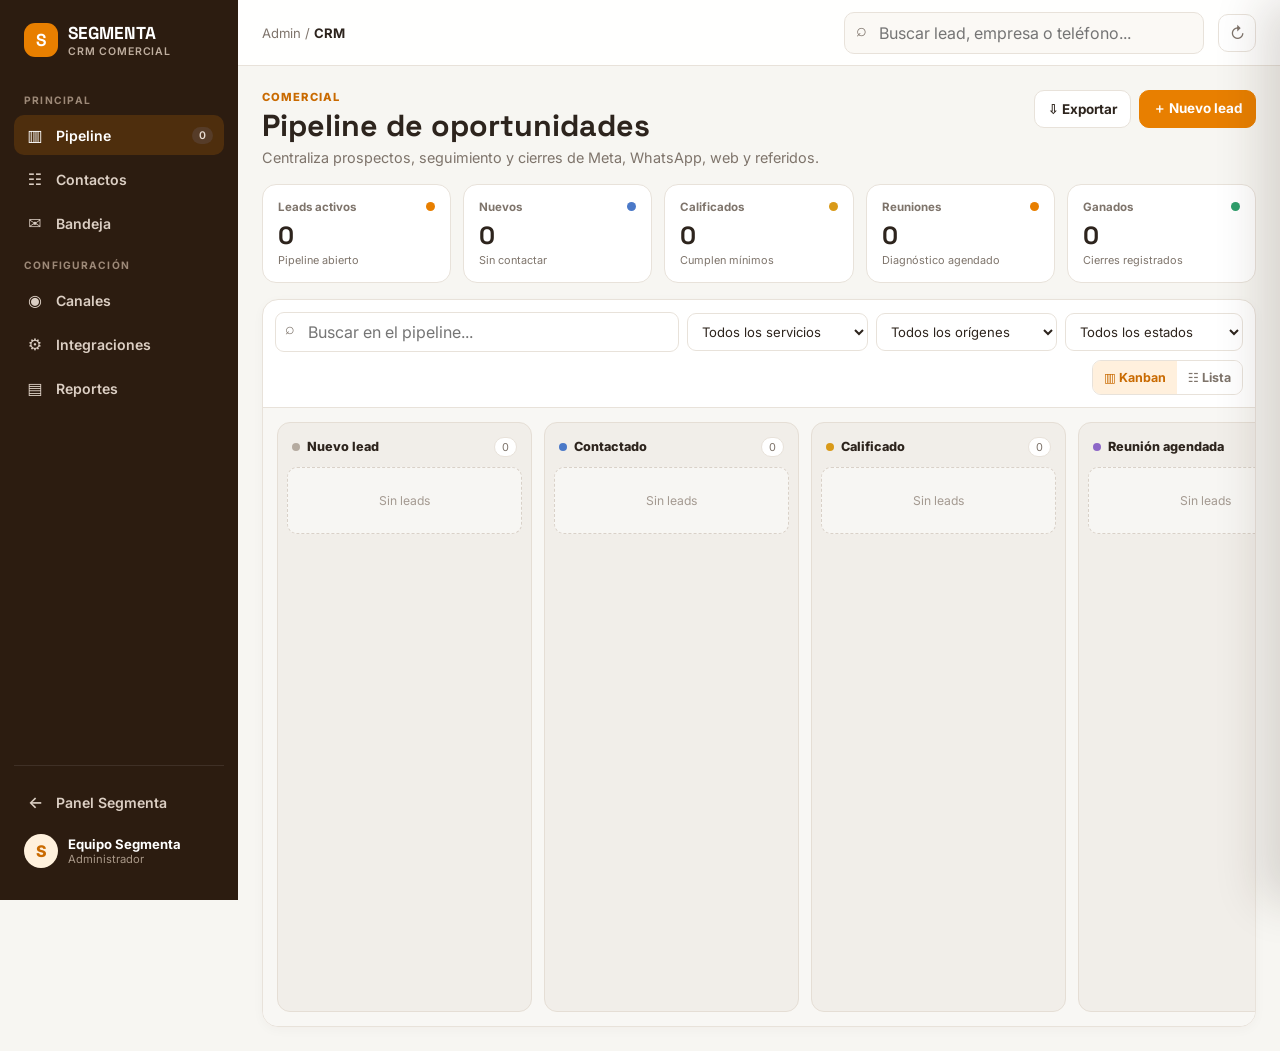
<file: crm-v2.html>
<!DOCTYPE html>
<html lang="es">
<head>
<meta charset="UTF-8">
<meta name="viewport" content="width=device-width, initial-scale=1.0">
<title>Segmenta CRM</title>
<link rel="preconnect" href="https://fonts.googleapis.com">
<link rel="preconnect" href="https://fonts.gstatic.com" crossorigin>
<link href="https://fonts.googleapis.com/css2?family=Inter:wght@400;500;600;700&family=Space+Grotesk:wght@500;600;700&display=swap" rel="stylesheet">
<style>
:root{--bg:#f7f6f2;--surface:#fff;--surface2:#fbf9f5;--sidebar:#2c1c10;--brand:#e87f00;--brand2:#c96a00;--brandsoft:#fff0dd;--ink:#2d241d;--muted:#7e746b;--line:#e8e2da;--green:#2e9e6b;--greensoft:#eaf7f1;--amber:#d99a19;--ambersoft:#fff6df;--red:#c74c3b;--redsoft:#fdedea;--blue:#4b79c8;--bluesoft:#eef4ff;--display:'Space Grotesk',system-ui,sans-serif;--body:'Inter',system-ui,sans-serif}
*{box-sizing:border-box}html,body{margin:0;min-height:100%;font-family:var(--body);color:var(--ink);background:var(--bg)}button,input,select,textarea{font:inherit}button{cursor:pointer}a{color:inherit;text-decoration:none}.hidden{display:none!important}
.app{min-height:100vh;display:grid;grid-template-columns:238px minmax(0,1fr)}
.sidebar{position:sticky;top:0;height:100vh;background:var(--sidebar);color:#fff;padding:22px 14px;display:flex;flex-direction:column;z-index:30}.logo{display:flex;align-items:center;gap:10px;padding:0 10px 22px;font-family:var(--display);font-weight:700;font-size:1.08rem}.logo-mark{width:34px;height:34px;border-radius:11px;background:var(--brand);display:grid;place-items:center;font-weight:800}.logo small{display:block;color:#bfae9f;font-family:var(--body);font-size:.66rem;font-weight:600;letter-spacing:.08em;margin-top:1px}.nav-label{font-size:.64rem;text-transform:uppercase;letter-spacing:.12em;color:#9d8978;font-weight:700;margin:14px 10px 7px}.nav-item{display:flex;align-items:center;gap:11px;padding:10px 11px;border-radius:10px;color:#dccfc4;font-size:.88rem;font-weight:600;margin:2px 0;border:none;background:transparent;width:100%;text-align:left}.nav-item:hover{background:rgba(255,255,255,.06);color:#fff}.nav-item.active{background:rgba(232,127,0,.18);color:#fff}.nav-item .ico{width:20px;text-align:center;font-size:1rem}.nav-count{margin-left:auto;background:#563c28;color:#e8dcd2;border-radius:999px;padding:2px 7px;font-size:.66rem}.nav-count.alert{background:#e87f00;color:#fff}.sidebar-bottom{margin-top:auto;border-top:1px solid rgba(255,255,255,.09);padding-top:14px}.profile{display:flex;align-items:center;gap:10px;padding:10px}.avatar{width:34px;height:34px;border-radius:50%;background:#fff1dd;color:var(--brand2);display:grid;place-items:center;font-weight:800}.profile .name{font-size:.82rem;font-weight:700}.profile .role{font-size:.7rem;color:#a99888}
.main{min-width:0}.topbar{height:66px;background:rgba(255,255,255,.92);backdrop-filter:blur(12px);border-bottom:1px solid var(--line);display:flex;align-items:center;gap:14px;padding:0 24px;position:sticky;top:0;z-index:20}.mobile-menu{display:none;border:0;background:transparent;font-size:1.25rem}.crumb{font-size:.82rem;color:var(--muted)}.crumb b{color:var(--ink)}.top-search{margin-left:auto;position:relative;width:min(360px,42vw)}.top-search input{width:100%;border:1px solid var(--line);background:var(--surface2);border-radius:10px;padding:10px 12px 10px 34px;color:var(--ink);outline:none}.top-search:before{content:'⌕';position:absolute;left:12px;top:7px;color:var(--muted);font-size:1.1rem}.icon-btn{width:38px;height:38px;border-radius:10px;border:1px solid var(--line);background:var(--surface);display:grid;place-items:center;color:var(--muted)}
.content{padding:24px;max-width:1700px;margin:0 auto}.page-head{display:flex;align-items:flex-start;justify-content:space-between;gap:18px;margin-bottom:18px}.eyebrow{font-size:.7rem;color:var(--brand2);font-weight:800;text-transform:uppercase;letter-spacing:.1em}.page-head h1{font-family:var(--display);font-size:1.9rem;line-height:1.15;margin:5px 0}.page-head p{margin:0;color:var(--muted);font-size:.9rem}.actions{display:flex;gap:8px;flex-wrap:wrap}.btn{border:1px solid var(--line);background:var(--surface);color:var(--ink);border-radius:10px;padding:9px 13px;font-size:.84rem;font-weight:700;display:inline-flex;align-items:center;gap:7px}.btn:hover{border-color:#cfc5bb;background:#fcfaf7}.btn.primary{background:var(--brand);border-color:var(--brand);color:#fff}.btn.primary:hover{background:var(--brand2)}.btn.danger{color:var(--red);border-color:#eed0ca}.btn.disabled{opacity:.45;cursor:not-allowed}
.stats{display:grid;grid-template-columns:repeat(5,minmax(0,1fr));gap:12px;margin-bottom:16px}.stat{background:var(--surface);border:1px solid var(--line);border-radius:14px;padding:15px}.stat-top{display:flex;align-items:center;justify-content:space-between;gap:8px}.stat .label{font-size:.72rem;color:var(--muted);font-weight:700}.stat .value{font-family:var(--display);font-size:1.55rem;font-weight:700;margin-top:6px}.stat .hint{font-size:.68rem;color:var(--muted);margin-top:2px}.dot{width:9px;height:9px;border-radius:50%;background:var(--brand)}.stat.green .dot{background:var(--green)}.stat.blue .dot{background:var(--blue)}.stat.amber .dot{background:var(--amber)}
.workspace{background:var(--surface);border:1px solid var(--line);border-radius:16px;overflow:hidden;box-shadow:0 3px 12px rgba(57,39,23,.03)}.toolbar{padding:12px;border-bottom:1px solid var(--line);display:flex;align-items:center;gap:8px;flex-wrap:wrap}.filter-search{position:relative;min-width:260px;flex:1}.filter-search input{width:100%;border:1px solid var(--line);background:#fff;border-radius:9px;padding:9px 11px 9px 32px;outline:none}.filter-search:before{content:'⌕';position:absolute;left:10px;top:6px;color:var(--muted)}.toolbar select{border:1px solid var(--line);background:#fff;border-radius:9px;padding:9px 30px 9px 10px;color:var(--ink);font-size:.82rem}.view-toggle{display:flex;border:1px solid var(--line);border-radius:9px;overflow:hidden;margin-left:auto}.view-toggle button{border:0;background:#fff;padding:9px 11px;color:var(--muted);font-weight:700;font-size:.78rem}.view-toggle button.active{background:var(--brandsoft);color:var(--brand2)}
.board-shell{overflow:auto;background:#f8f7f4}.board{display:grid;grid-template-columns:repeat(7,minmax(255px,1fr));gap:12px;min-width:1880px;padding:14px}.col{background:#f1eee9;border:1px solid #e5ded5;border-radius:13px;min-height:590px;padding:9px}.colh{display:flex;align-items:center;justify-content:space-between;padding:5px 5px 10px;gap:8px}.col-title{display:flex;align-items:center;gap:7px;font-size:.79rem;font-weight:800}.stage-dot{width:8px;height:8px;border-radius:50%;background:#b5aba0}.stage-contactado{background:var(--blue)}.stage-calificado{background:var(--amber)}.stage-reunion{background:#8d67c7}.stage-propuesta{background:#c17a42}.stage-ganado{background:var(--green)}.stage-perdido{background:var(--red)}.count{font-size:.68rem;color:var(--muted);background:#fff;border:1px solid var(--line);padding:2px 7px;border-radius:999px}.cards{display:flex;flex-direction:column;gap:8px;min-height:520px}.lead{background:#fff;border:1px solid var(--line);border-radius:12px;padding:12px;box-shadow:0 3px 10px rgba(55,40,26,.03);transition:.15s}.lead:hover{transform:translateY(-1px);box-shadow:0 7px 18px rgba(55,40,26,.07);border-color:#d7ccbf}.lead h3{font-size:.88rem;margin:0 0 3px}.lead-top{display:flex;align-items:flex-start;justify-content:space-between;gap:8px}.company{font-size:.73rem;color:var(--muted)}.tags{display:flex;gap:5px;flex-wrap:wrap;margin:10px 0}.tag{font-size:.63rem;font-weight:800;padding:3px 7px;border-radius:999px;background:var(--brandsoft);color:var(--brand2)}.tag.meta{background:var(--bluesoft);color:#3565ae}.tag.hot{background:var(--greensoft);color:var(--green)}.tag.wa{background:#ecf9f0;color:#238454}.lead-info{display:grid;grid-template-columns:1fr 1fr;gap:7px 8px;padding:9px 0;border-top:1px dashed var(--line);border-bottom:1px dashed var(--line)}.info-k{font-size:.61rem;color:var(--muted);text-transform:uppercase;font-weight:700}.info-v{font-size:.71rem;font-weight:600;margin-top:1px;white-space:nowrap;overflow:hidden;text-overflow:ellipsis}.leadfoot{display:flex;justify-content:space-between;align-items:center;gap:8px;margin-top:10px}.next{font-size:.67rem;color:var(--muted)}.next.overdue{color:var(--red);font-weight:700}.mini{border:0;background:transparent;padding:0;color:var(--brand2);font-size:.7rem;font-weight:800}.empty{padding:25px 8px;text-align:center;color:#a49a91;font-size:.76rem;border:1px dashed #d9d1c8;border-radius:10px;background:rgba(255,255,255,.45)}
.table-view{display:none;padding:0;background:#fff}.table-view.active{display:block}.crm-table{width:100%;border-collapse:collapse}.crm-table th{font-size:.66rem;text-transform:uppercase;letter-spacing:.05em;color:var(--muted);text-align:left;padding:11px 14px;background:#faf8f5;border-bottom:1px solid var(--line)}.crm-table td{padding:12px 14px;border-bottom:1px solid var(--line);font-size:.8rem}.crm-table tr:hover td{background:#fffcf8}.status-pill{display:inline-flex;align-items:center;gap:5px;font-size:.68rem;font-weight:800;border-radius:999px;padding:4px 8px;background:#f1eee9;color:#5f554d}
.settings-shell{background:transparent}.settings-tabs{display:flex;gap:0;border-bottom:1px solid var(--line);margin-bottom:24px;overflow:auto}.settings-tab{border:0;background:transparent;color:#6e645b;font-weight:700;font-size:.9rem;padding:14px 19px;border-bottom:3px solid transparent;white-space:nowrap}.settings-tab:hover{color:var(--ink)}.settings-tab.active{color:var(--ink);border-bottom-color:var(--brand);background:rgba(255,255,255,.45)}
.channel-list{display:grid;gap:12px;max-width:1100px}.channel-card{background:#fff;border:1px solid var(--line);border-radius:16px;padding:18px 20px;display:flex;align-items:center;gap:16px;box-shadow:0 3px 12px rgba(57,39,23,.03);transition:.15s}.channel-card:hover{transform:translateY(-1px);border-color:#d7ccbf;box-shadow:0 8px 22px rgba(57,39,23,.06)}.channel-icon{width:48px;height:48px;border-radius:14px;display:grid;place-items:center;flex:0 0 auto}.channel-icon svg{width:27px;height:27px}.channel-icon.fb{background:#eef4ff;color:#1877f2}.channel-icon.wa{background:#eaf9ef;color:#25d366}.channel-icon.ig{background:#f7eefb;color:#a23dc1}.channel-icon.tt{background:#f1f1f1;color:#111}.channel-icon.web{background:#f4f1ed;color:#4d443c}.channel-body{min-width:0;flex:1}.channel-name{font-size:.98rem;font-weight:800}.channel-desc{font-size:.75rem;color:var(--muted);margin-top:4px;line-height:1.45}.channel-meta{display:flex;gap:7px;flex-wrap:wrap;margin-top:8px}.state{display:inline-flex;align-items:center;gap:6px;border-radius:999px;padding:5px 9px;font-size:.65rem;font-weight:800;white-space:nowrap}.state:before{content:'';width:6px;height:6px;border-radius:50%;background:currentColor}.state.ok{background:var(--greensoft);color:var(--green)}.state.wait{background:var(--ambersoft);color:#a8730d}.state.off{background:#f1eee9;color:#7f7469}.state.info{background:var(--bluesoft);color:var(--blue)}.channel-actions{display:flex;align-items:center;gap:8px}.chev{font-size:1.25rem;color:#aaa097}.channel-detail{display:none;max-width:1100px;background:#fff;border:1px solid var(--line);border-top:0;margin:-12px 0 12px;border-radius:0 0 16px 16px;padding:18px 20px}.channel-detail.open{display:block}.detail-grid{display:grid;grid-template-columns:repeat(3,minmax(0,1fr));gap:10px}.detail-box{border:1px solid var(--line);border-radius:11px;padding:12px;background:var(--surface2)}.detail-k{font-size:.63rem;color:var(--muted);text-transform:uppercase;font-weight:800;letter-spacing:.04em}.detail-v{font-size:.77rem;font-weight:700;margin-top:4px}.notice{margin-top:14px;border-left:3px solid var(--green);background:var(--greensoft);padding:11px 13px;border-radius:0 10px 10px 0;font-size:.72rem;color:#236d4d;line-height:1.5}
.integration-grid{display:grid;grid-template-columns:repeat(2,minmax(0,1fr));gap:14px;max-width:1100px}.integration-card{background:#fff;border:1px solid var(--line);border-radius:16px;padding:18px}.integration-head{display:flex;align-items:flex-start;justify-content:space-between;gap:12px}.integration-title{font-weight:800}.integration-desc{font-size:.73rem;color:var(--muted);margin-top:4px;line-height:1.45}.steps{display:grid;gap:8px;margin-top:16px}.step{display:flex;align-items:center;gap:9px;font-size:.73rem}.step-dot{width:20px;height:20px;border-radius:50%;display:grid;place-items:center;font-size:.65rem;font-weight:900;background:var(--greensoft);color:var(--green)}.step.pending .step-dot{background:var(--ambersoft);color:#a8730d}.placeholder{max-width:900px;background:#fff;border:1px solid var(--line);border-radius:16px;padding:24px}.placeholder h3{font-family:var(--display);margin:0 0 6px}.placeholder p{margin:0;color:var(--muted);font-size:.8rem;line-height:1.55}
.inbox-shell{height:calc(100vh - 150px);min-height:560px;background:#fff;border:1px solid var(--line);border-radius:16px;overflow:hidden;display:grid;grid-template-columns:350px minmax(0,1fr);box-shadow:0 3px 12px rgba(57,39,23,.03)}.inbox-list-pane{border-right:1px solid var(--line);display:flex;flex-direction:column;min-width:0}.inbox-list-head{padding:14px;border-bottom:1px solid var(--line);display:flex;align-items:center;justify-content:space-between;gap:8px}.inbox-title{font-weight:800;font-size:.9rem}.inbox-live{display:inline-flex;align-items:center;gap:6px;font-size:.67rem;font-weight:800;color:var(--green);background:var(--greensoft);padding:5px 8px;border-radius:999px}.inbox-live:before{content:'';width:6px;height:6px;border-radius:50%;background:var(--green)}.conversation-list{overflow:auto;flex:1}.conversation-item{width:100%;border:0;border-bottom:1px solid var(--line);background:#fff;text-align:left;padding:14px;display:grid;grid-template-columns:42px minmax(0,1fr) auto;gap:10px;align-items:start}.conversation-item:hover{background:#fcfaf7}.conversation-item.active{background:#fff8ef}.conv-avatar{width:42px;height:42px;border-radius:50%;background:var(--bluesoft);color:#1877f2;display:grid;place-items:center;font-weight:900}.conv-main{min-width:0}.conv-name{font-size:.82rem;font-weight:800;white-space:nowrap;overflow:hidden;text-overflow:ellipsis}.conv-meta{font-size:.66rem;color:var(--muted);margin-top:2px}.conv-preview{font-size:.73rem;color:#655c54;margin-top:6px;white-space:nowrap;overflow:hidden;text-overflow:ellipsis}.conv-side{text-align:right;min-width:50px}.conv-time{font-size:.63rem;color:var(--muted)}.unread{margin-top:8px;margin-left:auto;min-width:20px;height:20px;padding:0 6px;border-radius:999px;background:var(--brand);color:#fff;display:inline-grid;place-items:center;font-size:.62rem;font-weight:800}.chat-pane{display:flex;flex-direction:column;min-width:0;background:#f8f7f4}.chat-empty{height:100%;display:grid;place-items:center;color:var(--muted);text-align:center;padding:30px}.chat-empty strong{display:block;color:var(--ink);font-family:var(--display);font-size:1rem;margin-bottom:5px}.chat-head{height:66px;padding:11px 16px;border-bottom:1px solid var(--line);background:#fff;display:flex;align-items:center;justify-content:space-between;gap:12px}.chat-contact{display:flex;align-items:center;gap:10px;min-width:0}.chat-contact .conv-avatar{width:38px;height:38px}.chat-contact-name{font-weight:800;font-size:.84rem}.chat-contact-meta{font-size:.66rem;color:var(--muted);margin-top:2px}.messages{padding:18px;overflow:auto;flex:1;display:flex;flex-direction:column;gap:8px}.message-row{display:flex}.message-row.outbound{justify-content:flex-end}.bubble{max-width:min(680px,78%);padding:9px 11px;border-radius:13px;background:#fff;border:1px solid var(--line);box-shadow:0 2px 6px rgba(50,35,22,.03)}.message-row.outbound .bubble{background:var(--brandsoft);border-color:#f4d2aa}.msg-text{font-size:.78rem;line-height:1.45;white-space:pre-wrap;overflow-wrap:anywhere}.msg-time{font-size:.59rem;color:var(--muted);margin-top:5px;text-align:right}.chat-foot{padding:11px 15px;border-top:1px solid var(--line);background:#fff;display:flex;align-items:center;justify-content:space-between;gap:10px}.chat-foot span{font-size:.68rem;color:var(--muted)}.inbox-error{padding:18px;color:var(--red);font-size:.75rem}.inbox-loading{padding:24px;text-align:center;color:var(--muted);font-size:.75rem}
.modal-backdrop{position:fixed;inset:0;background:rgba(36,25,17,.42);z-index:90;display:grid;place-items:center;padding:20px}.login-card{width:min(420px,100%);background:#fff;border-radius:16px;border:1px solid var(--line);box-shadow:0 24px 70px rgba(42,29,19,.2);padding:24px}.login-card h2{font-family:var(--display);margin:0 0 6px}.login-card p{font-size:.77rem;color:var(--muted);line-height:1.5;margin:0 0 16px}.login-card .field{margin-bottom:10px}.login-error{font-size:.7rem;color:var(--red);margin:8px 0 0}.login-actions{display:flex;justify-content:flex-end;margin-top:14px}
.drawer-backdrop{position:fixed;inset:0;background:rgba(35,24,16,.28);display:none;z-index:40}.drawer-backdrop.open{display:block}.drawer{position:fixed;right:0;top:0;height:100vh;width:min(560px,100vw);background:var(--surface);z-index:50;transform:translateX(100%);transition:transform .22s ease;box-shadow:-18px 0 45px rgba(48,33,21,.16);display:flex;flex-direction:column}.drawer.open{transform:translateX(0)}.drawer-head{padding:18px 20px;border-bottom:1px solid var(--line);display:flex;align-items:flex-start;justify-content:space-between;gap:12px}.drawer-title{font-family:var(--display);font-size:1.15rem;font-weight:700}.drawer-sub{font-size:.76rem;color:var(--muted);margin-top:3px}.drawer-tabs{display:flex;border-bottom:1px solid var(--line);padding:0 20px}.drawer-tabs button{border:0;background:transparent;padding:12px 14px;font-size:.76rem;font-weight:800;color:var(--muted);border-bottom:2px solid transparent}.drawer-tabs button.active{color:var(--brand2);border-bottom-color:var(--brand)}.drawer-body{padding:18px 20px;overflow:auto;flex:1}.section-title{font-size:.69rem;font-weight:800;text-transform:uppercase;letter-spacing:.07em;color:var(--muted);margin:4px 0 10px}.grid{display:grid;grid-template-columns:1fr 1fr;gap:11px}.field{display:flex;flex-direction:column;gap:5px}.field.full{grid-column:1/-1}.field label{font-size:.69rem;color:var(--muted);font-weight:700}.field input,.field select,.field textarea{width:100%;border:1px solid var(--line);background:#fff;border-radius:9px;padding:10px 11px;color:var(--ink);outline:none}textarea{min-height:92px;resize:vertical}.qualify{margin-top:16px;padding:12px;border:1px solid var(--line);border-radius:12px;background:var(--surface2)}.qualify-row{display:flex;align-items:center;justify-content:space-between;gap:10px}.qualify-title{font-size:.78rem;font-weight:800}.ready{font-size:.65rem;padding:4px 8px;border-radius:999px;font-weight:800;background:var(--redsoft);color:var(--red)}.ready.ok{background:var(--greensoft);color:var(--green)}.checks{margin-top:10px;display:grid;gap:7px}.check{display:flex;align-items:center;gap:8px;font-size:.72rem;color:var(--muted)}.check:before{content:'○';font-size:.9rem}.check.ok{color:var(--ink)}.check.ok:before{content:'●';color:var(--green)}.drawer-foot{padding:13px 20px;border-top:1px solid var(--line);display:flex;align-items:center;justify-content:space-between;gap:8px;background:#fffefc}.toast{position:fixed;left:50%;bottom:24px;transform:translate(-50%,18px);background:var(--ink);color:#fff;border-radius:10px;padding:10px 14px;font-size:.78rem;font-weight:700;opacity:0;pointer-events:none;transition:.2s;z-index:100}.toast.show{opacity:1;transform:translate(-50%,0)}
@media(max-width:1100px){.stats{grid-template-columns:repeat(3,1fr)}.integration-grid{grid-template-columns:1fr}.detail-grid{grid-template-columns:1fr 1fr}.inbox-shell{grid-template-columns:310px minmax(0,1fr)}}
@media(max-width:850px){.app{grid-template-columns:1fr}.sidebar{position:fixed;left:0;transform:translateX(-100%);transition:.2s;width:238px}.sidebar.open{transform:translateX(0)}.mobile-menu{display:block}.topbar{padding:0 14px}.content{padding:16px}.stats{grid-template-columns:1fr 1fr}.page-head{flex-direction:column}.top-search{display:none}.channel-card{align-items:flex-start}.channel-actions{align-self:center}.inbox-shell{height:calc(100vh - 125px);grid-template-columns:1fr}.inbox-list-pane{border-right:0}.chat-pane{position:absolute;inset:0;z-index:3}.chat-pane.mobile-hidden{display:none}.inbox-shell{position:relative}}
@media(max-width:560px){.stats{grid-template-columns:1fr 1fr}.grid{grid-template-columns:1fr}.field.full{grid-column:auto}.toolbar select{flex:1;min-width:135px}.view-toggle{width:100%;margin-left:0}.view-toggle button{flex:1}.drawer{width:100vw}.page-head h1{font-size:1.55rem}.channel-card{padding:15px}.channel-icon{width:42px;height:42px}.channel-actions .btn{display:none}.detail-grid{grid-template-columns:1fr}.settings-tab{padding:12px 14px}.integration-grid{grid-template-columns:1fr}.inbox-shell{min-height:520px}.bubble{max-width:88%}}
</style>
</head>
<body>
<div class="app">
<aside class="sidebar" id="sidebar">
  <div class="logo"><div class="logo-mark">S</div><div>SEGMENTA<small>CRM COMERCIAL</small></div></div>
  <div class="nav-label">Principal</div>
  <button class="nav-item active" data-page="pipeline" onclick="showPage('pipeline',this)"><span class="ico">▥</span>Pipeline <span class="nav-count" id="sideCount">0</span></button>
  <button class="nav-item" data-page="contacts" onclick="showPage('contacts',this)"><span class="ico">☷</span>Contactos</button>
  <button class="nav-item" data-page="inbox" onclick="showPage('inbox',this)"><span class="ico">✉</span>Bandeja <span class="nav-count alert hidden" id="inboxNavCount">0</span></button>
  <div class="nav-label">Configuración</div>
  <button class="nav-item" data-page="channels" onclick="showPage('channels',this)"><span class="ico">◉</span>Canales</button>
  <button class="nav-item" data-page="integrations" onclick="showPage('integrations',this)"><span class="ico">⚙</span>Integraciones</button>
  <button class="nav-item" data-page="reports" onclick="showPage('reports',this)"><span class="ico">▤</span>Reportes</button>
  <div class="sidebar-bottom"><button class="nav-item" onclick="location.href='index.html'"><span class="ico">←</span>Panel Segmenta</button><div class="profile"><div class="avatar">S</div><div><div class="name">Equipo Segmenta</div><div class="role">Administrador</div></div></div></div>
</aside>
<main class="main">
<header class="topbar">
  <button class="mobile-menu" onclick="toggleSidebar()">☰</button>
  <div class="crumb">Admin / <b id="crumbTitle">CRM</b></div>
  <div class="top-search" id="globalSearch"><input id="topQ" placeholder="Buscar lead, empresa o teléfono..." oninput="syncSearch(this.value)"></div>
  <button class="icon-btn" title="Actualizar" onclick="refreshCurrentPage()">↻</button>
</header>
<section class="content" id="page-pipeline">
  <div class="page-head"><div><div class="eyebrow">Comercial</div><h1>Pipeline de oportunidades</h1><p>Centraliza prospectos, seguimiento y cierres de Meta, WhatsApp, web y referidos.</p></div><div class="actions"><button class="btn" onclick="exportCSV()">⇩ Exportar</button><button class="btn primary" onclick="openLead()">＋ Nuevo lead</button></div></div>
  <section class="stats"><div class="stat"><div class="stat-top"><span class="label">Leads activos</span><span class="dot"></span></div><div class="value" id="kTotal">0</div><div class="hint">Pipeline abierto</div></div><div class="stat blue"><div class="stat-top"><span class="label">Nuevos</span><span class="dot"></span></div><div class="value" id="kNew">0</div><div class="hint">Sin contactar</div></div><div class="stat amber"><div class="stat-top"><span class="label">Calificados</span><span class="dot"></span></div><div class="value" id="kQualified">0</div><div class="hint">Cumplen mínimos</div></div><div class="stat"><div class="stat-top"><span class="label">Reuniones</span><span class="dot"></span></div><div class="value" id="kMeetings">0</div><div class="hint">Diagnóstico agendado</div></div><div class="stat green"><div class="stat-top"><span class="label">Ganados</span><span class="dot"></span></div><div class="value" id="kWon">0</div><div class="hint">Cierres registrados</div></div></section>
  <section class="workspace"><div class="toolbar"><div class="filter-search"><input id="q" placeholder="Buscar en el pipeline..." oninput="syncSearch(this.value)"></div><select id="fService" onchange="render()"><option value="">Todos los servicios</option><option>Pauta</option><option>Integraciones</option><option>IA</option><option>Otro</option></select><select id="fSource" onchange="render()"><option value="">Todos los orígenes</option><option>Meta</option><option>WhatsApp</option><option>Referido</option><option>Web</option><option>Otro</option></select><select id="fStatus" onchange="render()"></select><div class="view-toggle"><button id="vBoard" class="active" onclick="setView('board')">▥ Kanban</button><button id="vTable" onclick="setView('table')">☷ Lista</button></div></div><div class="board-shell" id="boardShell"><section class="board" id="board"></section></div><div class="table-view" id="tableView"><table class="crm-table"><thead><tr><th>Lead</th><th>Negocio</th><th>Servicio</th><th>Origen</th><th>Estado</th><th>Presupuesto</th><th>Próxima acción</th></tr></thead><tbody id="tableBody"></tbody></table></div></section>
</section>
<section class="content hidden" id="page-contacts"><div class="page-head"><div><div class="eyebrow">Base comercial</div><h1>Contactos</h1><p>Vista consolidada de prospectos y clientes registrados.</p></div><button class="btn primary" onclick="openLead()">＋ Nuevo contacto</button></div><section class="workspace"><div class="toolbar"><div class="filter-search"><input id="contactQ" placeholder="Buscar contacto..." oninput="renderContacts(this.value)"></div></div><div style="overflow:auto"><table class="crm-table"><thead><tr><th>Nombre</th><th>Negocio</th><th>Teléfono</th><th>Correo</th><th>Servicio</th><th>Origen</th></tr></thead><tbody id="contactsBody"></tbody></table></div></section></section>
<section class="content hidden" id="page-inbox">
  <div class="page-head"><div><div class="eyebrow">Conversaciones</div><h1>Bandeja de entrada</h1><p>Mensajes reales recibidos desde los canales conectados. Messenger ya está activo.</p></div><div class="actions"><button class="btn" onclick="loadInbox(false)">↻ Actualizar</button></div></div>
  <div class="inbox-shell">
    <div class="inbox-list-pane"><div class="inbox-list-head"><div class="inbox-title">Conversaciones</div><span class="inbox-live">Recepción activa</span></div><div class="conversation-list" id="conversationList"><div class="inbox-loading">Cargando conversaciones...</div></div></div>
    <div class="chat-pane mobile-hidden" id="chatPane"><div class="chat-empty" id="chatEmpty"><div><strong>Selecciona una conversación</strong>Los mensajes nuevos aparecerán aquí automáticamente.</div></div><div class="hidden" id="chatContent"><div class="chat-head"><div class="chat-contact"><button class="icon-btn" id="chatBack" style="display:none" onclick="closeMobileChat()">←</button><div class="conv-avatar" id="chatAvatar">F</div><div><div class="chat-contact-name" id="chatName">Contacto</div><div class="chat-contact-meta" id="chatMeta">Facebook Messenger</div></div></div><button class="btn" onclick="loadConversation(activeConversationId,false)">↻</button></div><div class="messages" id="messages"></div><div class="chat-foot"><span>Recepción en tiempo real activa. Responder desde el CRM será la siguiente fase.</span><span id="chatSync">Actualizado</span></div></div></div>
  </div>
</section>
<section class="content hidden" id="page-settings">
  <div class="page-head"><div><div class="eyebrow">Workspace</div><h1>Configuración</h1><p>Administra los canales, integraciones y accesos de este cliente.</p></div></div>
  <div class="settings-shell"><div class="settings-tabs"><button class="settings-tab" data-setting="general" onclick="openSetting('general',this)">General</button><button class="settings-tab active" data-setting="channels" onclick="openSetting('channels',this)">Canales</button><button class="settings-tab" data-setting="integrations" onclick="openSetting('integrations',this)">Integraciones</button><button class="settings-tab" data-setting="admins" onclick="openSetting('admins',this)">Administradores</button><button class="settings-tab" data-setting="billing" onclick="openSetting('billing',this)">Facturación</button></div>
    <div id="setting-general" class="hidden"><div class="placeholder"><h3>Información general</h3><p>Este espacio será la configuración propia de cada cliente: nombre comercial, país, zona horaria, pipeline predeterminado y datos operativos.</p></div></div>
    <div id="setting-channels"><div class="channel-list">
      <div class="channel-card" onclick="toggleChannel('facebook')"><div class="channel-icon fb"><svg viewBox="0 0 24 24" fill="none" stroke="currentColor" stroke-width="2"><path d="M21 11.5a8.4 8.4 0 0 1-8.8 8.5c-1.5 0-2.8-.3-4-.9L3 21l1.5-4.5A8.4 8.4 0 1 1 21 11.5Z"/><path d="m7.5 13.8 3-3.2 2.2 1.8 3.8-4.1-3 3.2-2.2-1.8-3.8 4.1Z"/></svg></div><div class="channel-body"><div class="channel-name">Facebook Messenger</div><div class="channel-desc">Página Segmenta-Marketing Digital vinculada a la app de Meta.</div><div class="channel-meta"><span class="state ok">Página vinculada</span><span class="state ok">Mensajería conectada</span></div></div><div class="channel-actions"><button class="btn" onclick="event.stopPropagation();toggleChannel('facebook')">Configurar</button><span class="chev">›</span></div></div>
      <div class="channel-detail" id="detail-facebook"><div class="detail-grid"><div class="detail-box"><div class="detail-k">Página</div><div class="detail-v">Segmenta-Marketing Digital</div></div><div class="detail-box"><div class="detail-k">Lead Ads</div><div class="detail-v">Activo</div></div><div class="detail-box"><div class="detail-k">Messenger</div><div class="detail-v">Conectado</div></div></div><div class="notice">Messenger está recibiendo eventos reales y guardando conversaciones en la base del CRM. Los mensajes aparecen automáticamente en la Bandeja.</div></div>
      <div class="channel-card" onclick="toggleChannel('whatsapp')"><div class="channel-icon wa"><svg viewBox="0 0 24 24" fill="none" stroke="currentColor" stroke-width="2"><path d="M20 11.7a8 8 0 0 1-11.8 7L4 20l1.3-4A8 8 0 1 1 20 11.7Z"/><path d="M8.3 8.4c.5 3 2.3 4.9 5.3 5.8l1.2-1.1 2 .8c.2.1.3.3.3.6 0 .8-.5 1.5-1.2 1.8-1 .4-2.8.2-4.8-.9-2.3-1.2-4.1-3.2-4.8-5.4-.5-1.5-.2-2.7.4-3.3.4-.4 1-.5 1.4-.3l.9 2-0.7 1Z"/></svg></div><div class="channel-body"><div class="channel-name">WhatsApp</div><div class="channel-desc">Conecta un número de WhatsApp Business para enviar y recibir conversaciones.</div><div class="channel-meta"><span class="state off">No conectado</span></div></div><div class="channel-actions"><button class="btn" onclick="event.stopPropagation();toggleChannel('whatsapp')">Conectar</button><span class="chev">›</span></div></div><div class="channel-detail" id="detail-whatsapp"><div class="placeholder" style="padding:0;border:0"><h3>WhatsApp Business</h3><p>Se configurará con el WABA y número del cliente. No guardaremos tokens en el navegador.</p></div></div>
      <div class="channel-card" onclick="toggleChannel('instagram')"><div class="channel-icon ig"><svg viewBox="0 0 24 24" fill="none" stroke="currentColor" stroke-width="2"><rect x="3" y="3" width="18" height="18" rx="5"/><circle cx="12" cy="12" r="4"/><circle cx="17.4" cy="6.6" r="1" fill="currentColor" stroke="none"/></svg></div><div class="channel-body"><div class="channel-name">Instagram</div><div class="channel-desc">Conecta la cuenta profesional vinculada a la Página de Facebook.</div><div class="channel-meta"><span class="state off">No verificado</span></div></div><div class="channel-actions"><button class="btn" onclick="event.stopPropagation();toggleChannel('instagram')">Conectar</button><span class="chev">›</span></div></div><div class="channel-detail" id="detail-instagram"><div class="placeholder" style="padding:0;border:0"><h3>Instagram profesional</h3><p>El siguiente paso será verificar la cuenta profesional y habilitar sus eventos de mensajería.</p></div></div>
      <div class="channel-card"><div class="channel-icon tt"><svg viewBox="0 0 24 24" fill="none" stroke="currentColor" stroke-width="2"><path d="M14 4v10.5a4 4 0 1 1-3-3.9"/><path d="M14 4c.8 2.3 2.3 3.6 4.5 3.9"/></svg></div><div class="channel-body"><div class="channel-name">TikTok</div><div class="channel-desc">Canal reservado para una fase posterior.</div><div class="channel-meta"><span class="state info">Próximamente</span></div></div><div class="channel-actions"><button class="btn disabled" disabled>Próximamente</button></div></div>
      <div class="channel-card"><div class="channel-icon web"><svg viewBox="0 0 24 24" fill="none" stroke="currentColor" stroke-width="2"><rect x="3" y="4" width="18" height="16" rx="2"/><path d="M3 8h18"/><circle cx="6" cy="6" r=".6" fill="currentColor"/></svg></div><div class="channel-body"><div class="channel-name">Chat Web</div><div class="channel-desc">Widget de chat para sitios web y landing pages.</div><div class="channel-meta"><span class="state info">Próximamente</span></div></div><div class="channel-actions"><button class="btn disabled" disabled>Próximamente</button></div></div>
    </div></div>
    <div id="setting-integrations" class="hidden"><div class="integration-grid"><div class="integration-card"><div class="integration-head"><div><div class="integration-title">Meta Lead Ads</div><div class="integration-desc">Captura formularios de Meta y envíalos al CRM.</div></div><span class="state wait">En configuración</span></div><div class="steps"><div class="step"><span class="step-dot">✓</span>App de Meta publicada</div><div class="step"><span class="step-dot">✓</span>Página suscrita a <b>leadgen</b></div><div class="step"><span class="step-dot">✓</span>Webhook verificado</div><div class="step pending"><span class="step-dot">!</span>Leer detalle del lead</div><div class="step pending"><span class="step-dot">!</span>Guardar automáticamente en CRM</div></div></div><div class="integration-card"><div class="integration-head"><div><div class="integration-title">Google Sheets / CRM externo</div><div class="integration-desc">Sincronización opcional para clientes que necesiten una segunda salida de datos.</div></div><span class="state info">Próximamente</span></div></div></div></div>
    <div id="setting-admins" class="hidden"><div class="placeholder"><h3>Administradores</h3><p>Aquí gestionaremos usuarios y roles por empresa: Administrador del cliente, Asesor comercial y Solo lectura. Segmenta conservará acceso de soporte como Super Admin.</p></div></div>
    <div id="setting-billing" class="hidden"><div class="placeholder"><h3>Facturación</h3><p>La facturación del CRM todavía no está habilitada. No se ha configurado ningún cobro automático ni plan.</p></div></div>
  </div>
</section>
<section class="content hidden" id="page-reports"><div class="page-head"><div><div class="eyebrow">Resultados</div><h1>Reportes</h1><p>Métricas comerciales y de adquisición por cliente.</p></div></div><div class="placeholder"><h3>Reportes en construcción</h3><p>Esta sección se conectará a la misma base multi-cliente del CRM.</p></div></section>
</main>
</div>
<div class="drawer-backdrop" id="drawerBg" onclick="closeDrawer()"></div>
<aside class="drawer" id="drawer"><div class="drawer-head"><div><div class="drawer-title" id="drawerTitle">Nuevo lead</div><div class="drawer-sub" id="drawerSub">Completa la información comercial</div></div><button class="icon-btn" onclick="closeDrawer()">×</button></div><div class="drawer-tabs"><button class="active" data-tab="data" onclick="switchDrawerTab('data',this)">Ficha</button><button data-tab="origin" onclick="switchDrawerTab('origin',this)">Origen / Meta</button></div><div class="drawer-body"><section id="tab-data"><div class="section-title">Datos del prospecto</div><div class="grid"><div class="field"><label>Nombre</label><input id="name"></div><div class="field"><label>Negocio</label><input id="business"></div><div class="field"><label>Teléfono</label><input id="phone" placeholder="573001234567"></div><div class="field"><label>Correo</label><input id="email" type="email"></div><div class="field"><label>Servicio</label><select id="service"><option>Pauta</option><option>Integraciones</option><option>IA</option><option>Otro</option></select></div><div class="field"><label>Objetivo</label><select id="goal"><option>Ventas</option><option>Leads</option><option>Otro</option></select></div><div class="field"><label>Presupuesto aprox.</label><input id="budget" placeholder="$1.000.000"></div><div class="field"><label>Origen</label><select id="source"><option>Meta</option><option>WhatsApp</option><option>Referido</option><option>Web</option><option>Otro</option></select></div><div class="field"><label>Estado</label><select id="status"></select></div><div class="field"><label>Próxima acción</label><input id="nextAction" type="date"></div><div class="field full"><label>Notas / contexto</label><textarea id="notes"></textarea></div></div><div class="qualify"><div class="qualify-row"><div class="qualify-title">Calificación operativa</div><span class="ready" id="readyBadge">NO LISTO</span></div><div class="checks"><div class="check" id="ckName">Nombre / negocio identificado</div><div class="check" id="ckGoal">Objetivo claro</div><div class="check" id="ckBudget">Presupuesto aproximado</div><div class="check" id="ckMeeting">Reunión o siguiente acción definida</div></div></div></section><section id="tab-origin" style="display:none"><div class="section-title">Atribución y Meta</div><div class="grid"><div class="field full"><label>Meta Lead ID</label><input id="metaLeadId"></div><div class="field full"><label>Campaña</label><input id="campaign"></div><div class="field"><label>Conjunto</label><input id="adset"></div><div class="field"><label>Anuncio</label><input id="ad"></div></div></section></div><div class="drawer-foot"><button class="btn danger" id="deleteBtn" onclick="deleteLead()">Eliminar</button><div class="actions"><button class="btn" onclick="openWhatsApp()">WhatsApp</button><button class="btn primary" onclick="saveLead()">Guardar</button></div></div></aside>
<div class="modal-backdrop hidden" id="crmLoginModal"><form class="login-card" onsubmit="loginInbox(event)"><h2>Acceso a conversaciones</h2><p>La Bandeja contiene mensajes reales de clientes. Inicia sesión con el acceso administrador de Segmenta.</p><div class="field"><label>Correo</label><input id="crmLoginEmail" type="email" value="host@segmenta.co" autocomplete="username"></div><div class="field"><label>Contraseña</label><input id="crmLoginPassword" type="password" autocomplete="current-password" required></div><div class="login-error hidden" id="crmLoginError">Credenciales inválidas.</div><div class="login-actions"><button class="btn primary" type="submit">Entrar a la Bandeja</button></div></form></div>
<div class="toast" id="toast"></div>
<script>
const STAGES=[['nuevo','Nuevo lead'],['contactado','Contactado'],['calificado','Calificado'],['reunion','Reunión agendada'],['propuesta','Propuesta enviada'],['ganado','Ganado'],['perdido','Perdido']];
const KEY='segmenta_crm_v1';let leads=[];try{leads=JSON.parse(localStorage.getItem(KEY)||'[]')}catch(e){leads=[]}let editing=null,currentView='board',currentPage='pipeline';
let inboxConversations=[],activeConversationId=null,inboxPoll=null,inboxAuthenticated=false;
function gid(){return 'l_'+Date.now()+'_'+Math.random().toString(36).slice(2,6)}
function esc(s){return String(s??'').replace(/[&<>\"]/g,m=>({'&':'&amp;','<':'&lt;','>':'&gt;','\"':'&quot;'}[m]))}
function persist(){localStorage.setItem(KEY,JSON.stringify(leads))}
function toast(msg){const t=document.getElementById('toast');t.textContent=msg;t.classList.add('show');clearTimeout(window.__tt);window.__tt=setTimeout(()=>t.classList.remove('show'),2200)}
function fillStatus(){document.getElementById('status').innerHTML=STAGES.map(([v,l])=>`<option value="${v}">${l}</option>`).join('');document.getElementById('fStatus').innerHTML='<option value="">Todos los estados</option>'+STAGES.map(([v,l])=>`<option value="${v}">${l}</option>`).join('')}
function syncSearch(v){document.getElementById('q').value=v;document.getElementById('topQ').value=v;render()}
function visible(){const q=(document.getElementById('q').value||'').toLowerCase(),sv=document.getElementById('fService').value,so=document.getElementById('fSource').value,st=document.getElementById('fStatus').value;return leads.filter(x=>(!sv||x.service===sv)&&(!so||x.source===so)&&(!st||x.status===st)&&(!q||[x.name,x.business,x.phone,x.email,x.campaign,x.ad,x.notes].join(' ').toLowerCase().includes(q)))}
function render(){const data=visible();document.getElementById('board').innerHTML=STAGES.map(([key,label])=>{const arr=data.filter(x=>x.status===key);return `<div class="col" ondragover="event.preventDefault()" ondrop="dropLead(event,'${key}')"><div class="colh"><div class="col-title"><span class="stage-dot stage-${key}"></span>${label}</div><span class="count">${arr.length}</span></div><div class="cards">${arr.length?arr.map(card).join(''):'<div class="empty">Sin leads</div>'}</div></div>`}).join('');document.getElementById('tableBody').innerHTML=data.length?data.map(row).join(''):'<tr><td colspan="7" style="text-align:center;color:var(--muted);padding:28px">Sin leads para mostrar</td></tr>';document.getElementById('kTotal').textContent=leads.filter(x=>!['ganado','perdido'].includes(x.status)).length;document.getElementById('kNew').textContent=leads.filter(x=>x.status==='nuevo').length;document.getElementById('kQualified').textContent=leads.filter(x=>x.status==='calificado').length;document.getElementById('kMeetings').textContent=leads.filter(x=>x.status==='reunion').length;document.getElementById('kWon').textContent=leads.filter(x=>x.status==='ganado').length;document.getElementById('sideCount').textContent=leads.filter(x=>!['ganado','perdido'].includes(x.status)).length;renderContacts(document.getElementById('contactQ')?.value||'')}
function card(x){const src=x.source==='Meta'?'<span class="tag meta">Meta</span>':x.source==='WhatsApp'?'<span class="tag wa">WhatsApp</span>':`<span class="tag">${esc(x.source||'Otro')}</span>`;const late=x.nextAction&&new Date(x.nextAction+'T23:59:59')<new Date()&&!['ganado','perdido'].includes(x.status);return `<article class="lead" draggable="true" ondragstart="event.dataTransfer.setData('text/plain','${x.id}')" onclick="openLead('${x.id}')"><div class="lead-top"><div><h3>${esc(x.name||'Sin nombre')}</h3><div class="company">${esc(x.business||'Sin negocio')}</div></div><span>···</span></div><div class="tags"><span class="tag">${esc(x.service||'')}</span>${src}${x.budget?'<span class="tag hot">'+esc(x.budget)+'</span>':''}</div><div class="lead-info"><div><div class="info-k">Objetivo</div><div class="info-v">${esc(x.goal||'—')}</div></div><div><div class="info-k">Campaña</div><div class="info-v">${esc(x.campaign||'—')}</div></div></div><div class="leadfoot"><span class="next${late?' overdue':''}">${x.nextAction?(late?'Vencido · ':'Próx. ')+esc(x.nextAction):'Sin próxima acción'}</span>${x.phone?`<button class="mini" onclick="event.stopPropagation();wa('${x.id}')">WhatsApp</button>`:''}</div></article>`}
function row(x){const label=(STAGES.find(s=>s[0]===x.status)||[])[1]||x.status;return `<tr onclick="openLead('${x.id}')" style="cursor:pointer"><td><b>${esc(x.name||'Sin nombre')}</b></td><td>${esc(x.business||'—')}</td><td>${esc(x.service||'—')}</td><td>${esc(x.source||'—')}</td><td><span class="status-pill">${esc(label)}</span></td><td>${esc(x.budget||'—')}</td><td>${esc(x.nextAction||'—')}</td></tr>`}
function renderContacts(q=''){q=q.toLowerCase();const arr=leads.filter(x=>!q||[x.name,x.business,x.phone,x.email].join(' ').toLowerCase().includes(q));document.getElementById('contactsBody').innerHTML=arr.length?arr.map(x=>`<tr onclick="openLead('${x.id}')" style="cursor:pointer"><td><b>${esc(x.name||'Sin nombre')}</b></td><td>${esc(x.business||'—')}</td><td>${esc(x.phone||'—')}</td><td>${esc(x.email||'—')}</td><td>${esc(x.service||'—')}</td><td>${esc(x.source||'—')}</td></tr>`).join(''):'<tr><td colspan="6" style="text-align:center;color:var(--muted);padding:28px">Sin contactos</td></tr>'}
function setView(v){currentView=v;document.getElementById('boardShell').style.display=v==='board'?'block':'none';document.getElementById('tableView').classList.toggle('active',v==='table');document.getElementById('vBoard').classList.toggle('active',v==='board');document.getElementById('vTable').classList.toggle('active',v==='table')}
function dropLead(e,s){const i=e.dataTransfer.getData('text/plain'),x=leads.find(a=>a.id===i);if(x){x.status=s;x.updatedAt=new Date().toISOString();persist();render();toast('Lead movido')}}
function showPage(page,btn){currentPage=page;document.querySelectorAll('.content').forEach(x=>x.classList.add('hidden'));document.querySelectorAll('.nav-item[data-page]').forEach(x=>x.classList.remove('active'));if(btn)btn.classList.add('active');document.getElementById('globalSearch').classList.toggle('hidden',!['pipeline','contacts'].includes(page));if(['channels','integrations'].includes(page)){document.getElementById('page-settings').classList.remove('hidden');openSetting(page,document.querySelector(`.settings-tab[data-setting="${page}"]`));document.getElementById('crumbTitle').textContent=page==='channels'?'Canales':'Integraciones'}else{const el=document.getElementById('page-'+page);if(el)el.classList.remove('hidden');document.getElementById('crumbTitle').textContent=page==='pipeline'?'CRM':page==='inbox'?'Bandeja':page.charAt(0).toUpperCase()+page.slice(1)}document.getElementById('sidebar').classList.remove('open');if(page==='inbox')ensureInboxAuth()}
function refreshCurrentPage(){if(currentPage==='inbox')loadInbox(false);else render()}
function openSetting(name,btn){document.querySelectorAll('[id^="setting-"]').forEach(x=>x.classList.add('hidden'));document.querySelectorAll('.settings-tab').forEach(x=>x.classList.remove('active'));document.getElementById('setting-'+name).classList.remove('hidden');if(btn)btn.classList.add('active');document.getElementById('crumbTitle').textContent=name==='channels'?'Canales':name==='integrations'?'Integraciones':'Configuración'}
function toggleChannel(name){const d=document.getElementById('detail-'+name);if(d)d.classList.toggle('open')}
function openLead(i){editing=i||null;const x=i?leads.find(a=>a.id===i):{status:'nuevo',service:'Pauta',goal:'Ventas',source:'Meta'};['name','business','phone','email','service','goal','budget','source','status','nextAction','metaLeadId','campaign','adset','ad','notes'].forEach(k=>document.getElementById(k).value=x?.[k]||'');document.getElementById('drawerTitle').textContent=i?(x.name||'Editar lead'):'Nuevo lead';document.getElementById('drawerSub').textContent=i?((x.business||'Sin negocio')+' · '+(x.phone||'Sin teléfono')):'Completa la información comercial';document.getElementById('deleteBtn').style.visibility=i?'visible':'hidden';updateQualification();switchDrawerTab('data',document.querySelector('.drawer-tabs button[data-tab="data"]'));document.getElementById('drawer').classList.add('open');document.getElementById('drawerBg').classList.add('open')}
function closeDrawer(){document.getElementById('drawer').classList.remove('open');document.getElementById('drawerBg').classList.remove('open')}
function switchDrawerTab(tab,btn){['data','origin'].forEach(t=>document.getElementById('tab-'+t).style.display=t===tab?'block':'none');document.querySelectorAll('.drawer-tabs button').forEach(b=>b.classList.remove('active'));if(btn)btn.classList.add('active')}
function updateQualification(){const name=document.getElementById('name').value.trim()||document.getElementById('business').value.trim(),goal=document.getElementById('goal').value.trim(),budget=document.getElementById('budget').value.trim(),meeting=document.getElementById('nextAction').value.trim()||['reunion','propuesta','ganado'].includes(document.getElementById('status').value);const checks=[['ckName',!!name],['ckGoal',!!goal],['ckBudget',!!budget],['ckMeeting',!!meeting]];checks.forEach(([i,ok])=>document.getElementById(i).classList.toggle('ok',ok));const ready=checks.every(x=>x[1]),b=document.getElementById('readyBadge');b.textContent=ready?'LISTO':'NO LISTO';b.classList.toggle('ok',ready)}
function saveLead(){const data={};['name','business','phone','email','service','goal','budget','source','status','nextAction','metaLeadId','campaign','adset','ad','notes'].forEach(k=>data[k]=document.getElementById(k).value.trim());if(!data.name&&!data.business){toast('Agrega nombre o negocio');return}const now=new Date().toISOString();if(editing){Object.assign(leads.find(a=>a.id===editing),data,{updatedAt:now})}else leads.unshift({...data,id:gid(),createdAt:now,updatedAt:now});persist();closeDrawer();render();toast(editing?'Lead actualizado':'Lead creado')}
function deleteLead(){if(!editing||!confirm('¿Eliminar este lead?'))return;leads=leads.filter(x=>x.id!==editing);persist();closeDrawer();render();toast('Lead eliminado')}
function wa(i){const x=leads.find(a=>a.id===i);if(x?.phone)window.open('https://wa.me/'+x.phone.replace(/\D/g,''),'_blank')}
function openWhatsApp(){if(editing)wa(editing);else{const p=document.getElementById('phone').value;if(p)window.open('https://wa.me/'+p.replace(/\D/g,''),'_blank');else toast('Agrega un teléfono')}}
function exportCSV(){const cols=['name','business','phone','email','service','goal','budget','source','status','nextAction','metaLeadId','campaign','adset','ad','notes'];const csv=[cols.join(','),...leads.map(x=>cols.map(k=>'"'+String(x[k]||'').replace(/"/g,'""')+'"').join(','))].join('\n');const b=new Blob([csv],{type:'text/csv;charset=utf-8'}),u=URL.createObjectURL(b),a=document.createElement('a');a.href=u;a.download='segmenta-leads.csv';a.click();URL.revokeObjectURL(u)}
function toggleSidebar(){document.getElementById('sidebar').classList.toggle('open')}
function contactLabel(c){const name=c.contact?.display_name?.trim();if(name)return name;const id=c.contact?.external_user_id||'';return `${c.channel_label||'Contacto'}${id?' · '+id.slice(-6):''}`}
function initials(name){const parts=String(name||'F').split(/\s+/).filter(Boolean);return (parts[0]?.[0]||'F').toUpperCase()+(parts[1]?.[0]||'') .toUpperCase()}
function timeLabel(value){if(!value)return '';const d=new Date(value),now=new Date();if(d.toDateString()===now.toDateString())return d.toLocaleTimeString('es-CO',{hour:'2-digit',minute:'2-digit'});return d.toLocaleDateString('es-CO',{day:'2-digit',month:'short'})}
async function ensureInboxAuth(){try{const r=await fetch('/api/crm-auth',{cache:'no-store'}),j=await r.json();inboxAuthenticated=!!j.authenticated;if(!inboxAuthenticated){document.getElementById('crmLoginModal').classList.remove('hidden');setTimeout(()=>document.getElementById('crmLoginPassword').focus(),50);return}document.getElementById('crmLoginModal').classList.add('hidden');startInboxPolling();await loadInbox(false)}catch(e){showInboxError('No fue posible validar el acceso a la Bandeja.')}}
async function loginInbox(e){e.preventDefault();const err=document.getElementById('crmLoginError');err.classList.add('hidden');const email=document.getElementById('crmLoginEmail').value.trim(),password=document.getElementById('crmLoginPassword').value;try{const r=await fetch('/api/crm-auth',{method:'POST',headers:{'Content-Type':'application/json'},body:JSON.stringify({email,password})});if(!r.ok){err.classList.remove('hidden');return}document.getElementById('crmLoginPassword').value='';document.getElementById('crmLoginModal').classList.add('hidden');inboxAuthenticated=true;startInboxPolling();await loadInbox(false)}catch(_){err.textContent='No fue posible iniciar sesión.';err.classList.remove('hidden')}}
function startInboxPolling(){if(inboxPoll)return;inboxPoll=setInterval(async()=>{if(currentPage!=='inbox'||!inboxAuthenticated)return;await loadInbox(true);if(activeConversationId)await loadConversation(activeConversationId,true)},4000)}
function updateInboxBadge(n){const b=document.getElementById('inboxNavCount');b.textContent=n||0;b.classList.toggle('hidden',!n)}
function showInboxError(msg){document.getElementById('conversationList').innerHTML=`<div class="inbox-error">${esc(msg)}</div>`}
async function loadInbox(silent=false){if(!inboxAuthenticated){if(!silent)ensureInboxAuth();return}try{const r=await fetch('/api/crm-inbox?org=segmenta',{cache:'no-store'});if(r.status===401){inboxAuthenticated=false;document.getElementById('crmLoginModal').classList.remove('hidden');return}if(!r.ok)throw new Error('request');const j=await r.json();inboxConversations=j.conversations||[];updateInboxBadge(j.unread_total||0);renderConversationList();if(!activeConversationId&&inboxConversations.length)await openConversation(inboxConversations[0].id)}catch(e){if(!silent)showInboxError('No fue posible cargar las conversaciones.')}}
function renderConversationList(){const el=document.getElementById('conversationList');if(!inboxConversations.length){el.innerHTML='<div class="inbox-loading">Todavía no hay conversaciones. Cuando alguien escriba a Messenger aparecerá aquí automáticamente.</div>';return}el.innerHTML=inboxConversations.map(c=>{const name=contactLabel(c),m=c.latest_message,text=m?.text||((m?.attachments||[]).length?'[Archivo adjunto]':'Sin mensajes'),unread=Number(c.unread_count||0);return `<button class="conversation-item${c.id===activeConversationId?' active':''}" onclick="openConversation('${c.id}')"><div class="conv-avatar">${esc(initials(name))}</div><div class="conv-main"><div class="conv-name">${esc(name)}</div><div class="conv-meta">${esc(c.channel_label||'Canal')} · ${esc(c.channel?.external_account_name||'Segmenta')}</div><div class="conv-preview">${esc(text)}</div></div><div class="conv-side"><div class="conv-time">${esc(timeLabel(m?.sent_at||c.last_message_at))}</div>${unread?`<span class="unread">${unread}</span>`:''}</div></button>`}).join('')}
async function openConversation(id){activeConversationId=id;renderConversationList();await loadConversation(id,false);try{await fetch('/api/crm-inbox',{method:'POST',headers:{'Content-Type':'application/json'},body:JSON.stringify({conversation_id:id})});const c=inboxConversations.find(x=>x.id===id);if(c)c.unread_count=0;updateInboxBadge(inboxConversations.reduce((s,x)=>s+Number(x.unread_count||0),0));renderConversationList()}catch(_){}}
async function loadConversation(id,silent=false){if(!id||!inboxAuthenticated)return;try{const r=await fetch('/api/crm-inbox?org=segmenta&conversation_id='+encodeURIComponent(id),{cache:'no-store'});if(r.status===401){inboxAuthenticated=false;document.getElementById('crmLoginModal').classList.remove('hidden');return}if(!r.ok)throw new Error('request');const j=await r.json(),c=j.conversation||{},name=contactLabel({...c,channel_label:c.channel_label});document.getElementById('chatEmpty').classList.add('hidden');document.getElementById('chatContent').classList.remove('hidden');document.getElementById('chatPane').classList.remove('mobile-hidden');document.getElementById('chatName').textContent=name;document.getElementById('chatMeta').textContent=(c.channel_label||'Canal')+' · '+(c.channel?.external_account_name||'Segmenta');document.getElementById('chatAvatar').textContent=initials(name);document.getElementById('chatBack').style.display=window.innerWidth<=850?'grid':'none';renderMessages(j.messages||[]);document.getElementById('chatSync').textContent='Actualizado '+new Date().toLocaleTimeString('es-CO',{hour:'2-digit',minute:'2-digit'})}catch(e){if(!silent)toast('No fue posible cargar los mensajes')}}
function renderMessages(messages){const el=document.getElementById('messages');if(!messages.length){el.innerHTML='<div class="inbox-loading">Sin mensajes para mostrar.</div>';return}const wasNearBottom=el.scrollHeight-el.scrollTop-el.clientHeight<80;el.innerHTML=messages.map(m=>`<div class="message-row ${m.direction==='outbound'?'outbound':'inbound'}"><div class="bubble"><div class="msg-text">${esc(m.text||((m.attachments||[]).length?'[Archivo adjunto]':'[Mensaje sin texto]'))}</div><div class="msg-time">${esc(new Date(m.sent_at||m.created_at).toLocaleString('es-CO',{day:'2-digit',month:'short',hour:'2-digit',minute:'2-digit'}))}</div></div></div>`).join('');if(wasNearBottom||!el.dataset.loaded)setTimeout(()=>{el.scrollTop=el.scrollHeight;el.dataset.loaded='1'},0)}
function closeMobileChat(){document.getElementById('chatPane').classList.add('mobile-hidden');activeConversationId=null;renderConversationList()}
['name','business','goal','budget','nextAction','status'].forEach(id=>document.getElementById(id).addEventListener('input',updateQualification));document.addEventListener('keydown',e=>{if(e.key==='Escape')closeDrawer()});fillStatus();render();
</script>
</body>
</html>
</file>
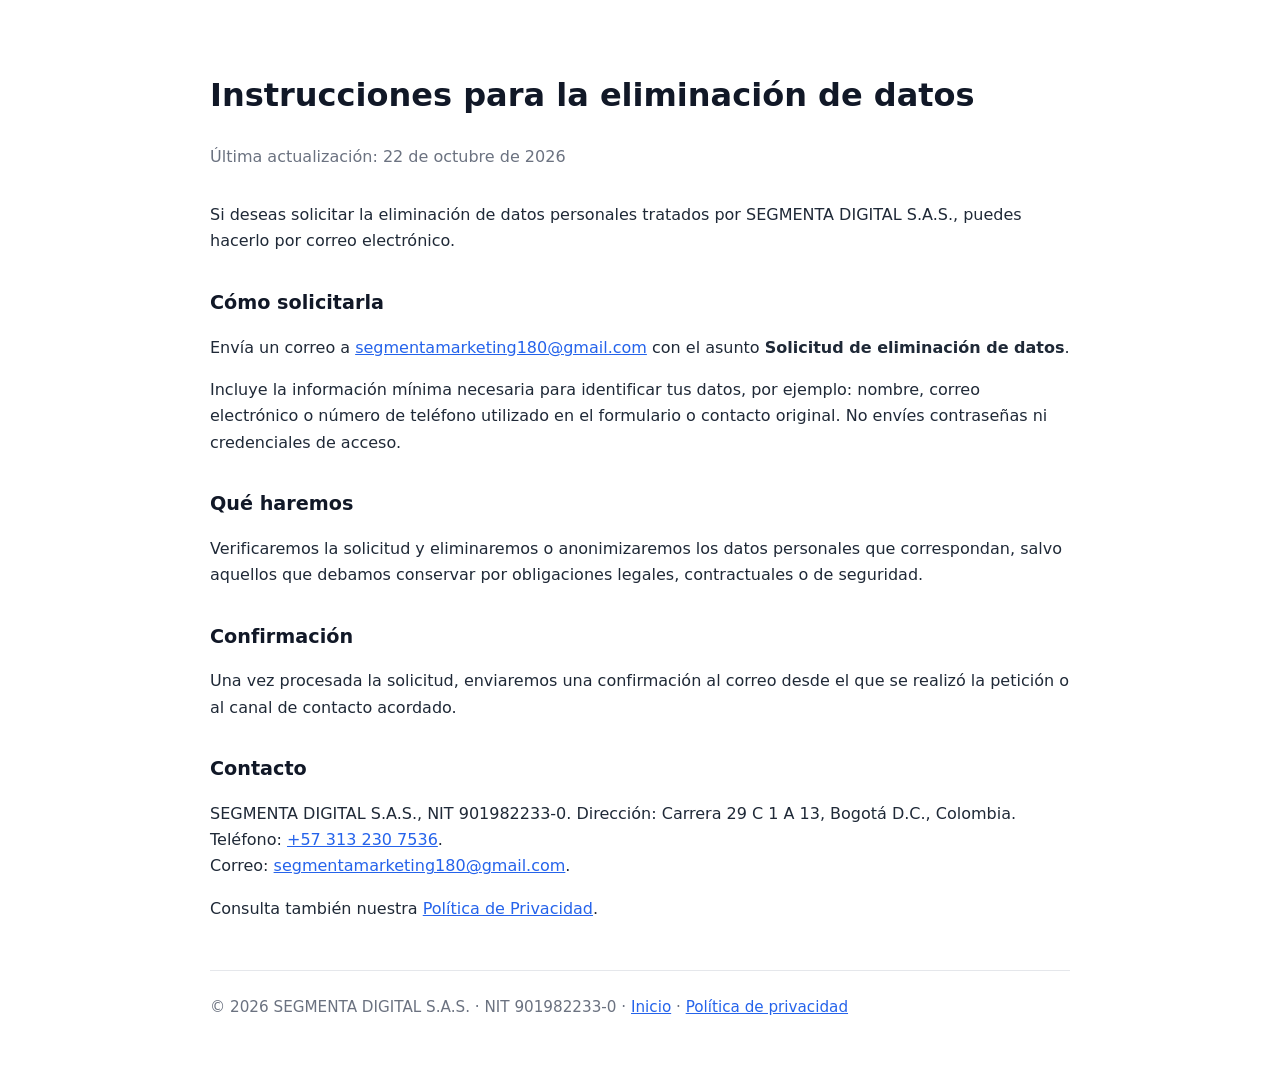
<file: data-deletion.html>
<!doctype html>
<html lang="es">
<head>
  <meta charset="utf-8" />
  <meta name="viewport" content="width=device-width, initial-scale=1" />
  <title>Eliminación de Datos | Segmenta</title>
  <meta name="description" content="Instrucciones para solicitar la eliminación de datos personales en SEGMENTA DIGITAL S.A.S." />
  <style>
    body{font-family:Inter,system-ui,-apple-system,BlinkMacSystemFont,"Segoe UI",sans-serif;max-width:860px;margin:0 auto;padding:48px 24px;line-height:1.65;color:#1f2937;background:#fff}
    h1,h2{color:#111827}h1{font-size:2rem}h2{margin-top:2rem;font-size:1.2rem}a{color:#2563eb}.meta{color:#6b7280;margin-bottom:2rem}footer{margin-top:3rem;padding-top:1.5rem;border-top:1px solid #e5e7eb;color:#6b7280;font-size:.95rem}
  </style>
</head>
<body>
  <h1>Instrucciones para la eliminación de datos</h1>
  <p class="meta">Última actualización: 22 de octubre de 2026</p>

  <p>Si deseas solicitar la eliminación de datos personales tratados por SEGMENTA DIGITAL S.A.S., puedes hacerlo por correo electrónico.</p>

  <h2>Cómo solicitarla</h2>
  <p>Envía un correo a <a href="mailto:segmentamarketing180@gmail.com">segmentamarketing180@gmail.com</a> con el asunto <strong>Solicitud de eliminación de datos</strong>.</p>
  <p>Incluye la información mínima necesaria para identificar tus datos, por ejemplo: nombre, correo electrónico o número de teléfono utilizado en el formulario o contacto original. No envíes contraseñas ni credenciales de acceso.</p>

  <h2>Qué haremos</h2>
  <p>Verificaremos la solicitud y eliminaremos o anonimizaremos los datos personales que correspondan, salvo aquellos que debamos conservar por obligaciones legales, contractuales o de seguridad.</p>

  <h2>Confirmación</h2>
  <p>Una vez procesada la solicitud, enviaremos una confirmación al correo desde el que se realizó la petición o al canal de contacto acordado.</p>

  <h2>Contacto</h2>
  <p>SEGMENTA DIGITAL S.A.S., NIT 901982233-0. Dirección: Carrera 29 C 1 A 13, Bogotá D.C., Colombia.<br />Teléfono: <a href="tel:+573132307536">+57 313 230 7536</a>.<br />Correo: <a href="mailto:segmentamarketing180@gmail.com">segmentamarketing180@gmail.com</a>.</p>

  <p>Consulta también nuestra <a href="/privacy.html">Política de Privacidad</a>.</p>

  <footer>© 2026 SEGMENTA DIGITAL S.A.S. · NIT 901982233-0 · <a href="/">Inicio</a> · <a href="/privacy.html">Política de privacidad</a></footer>
</body>
</html>
</file>
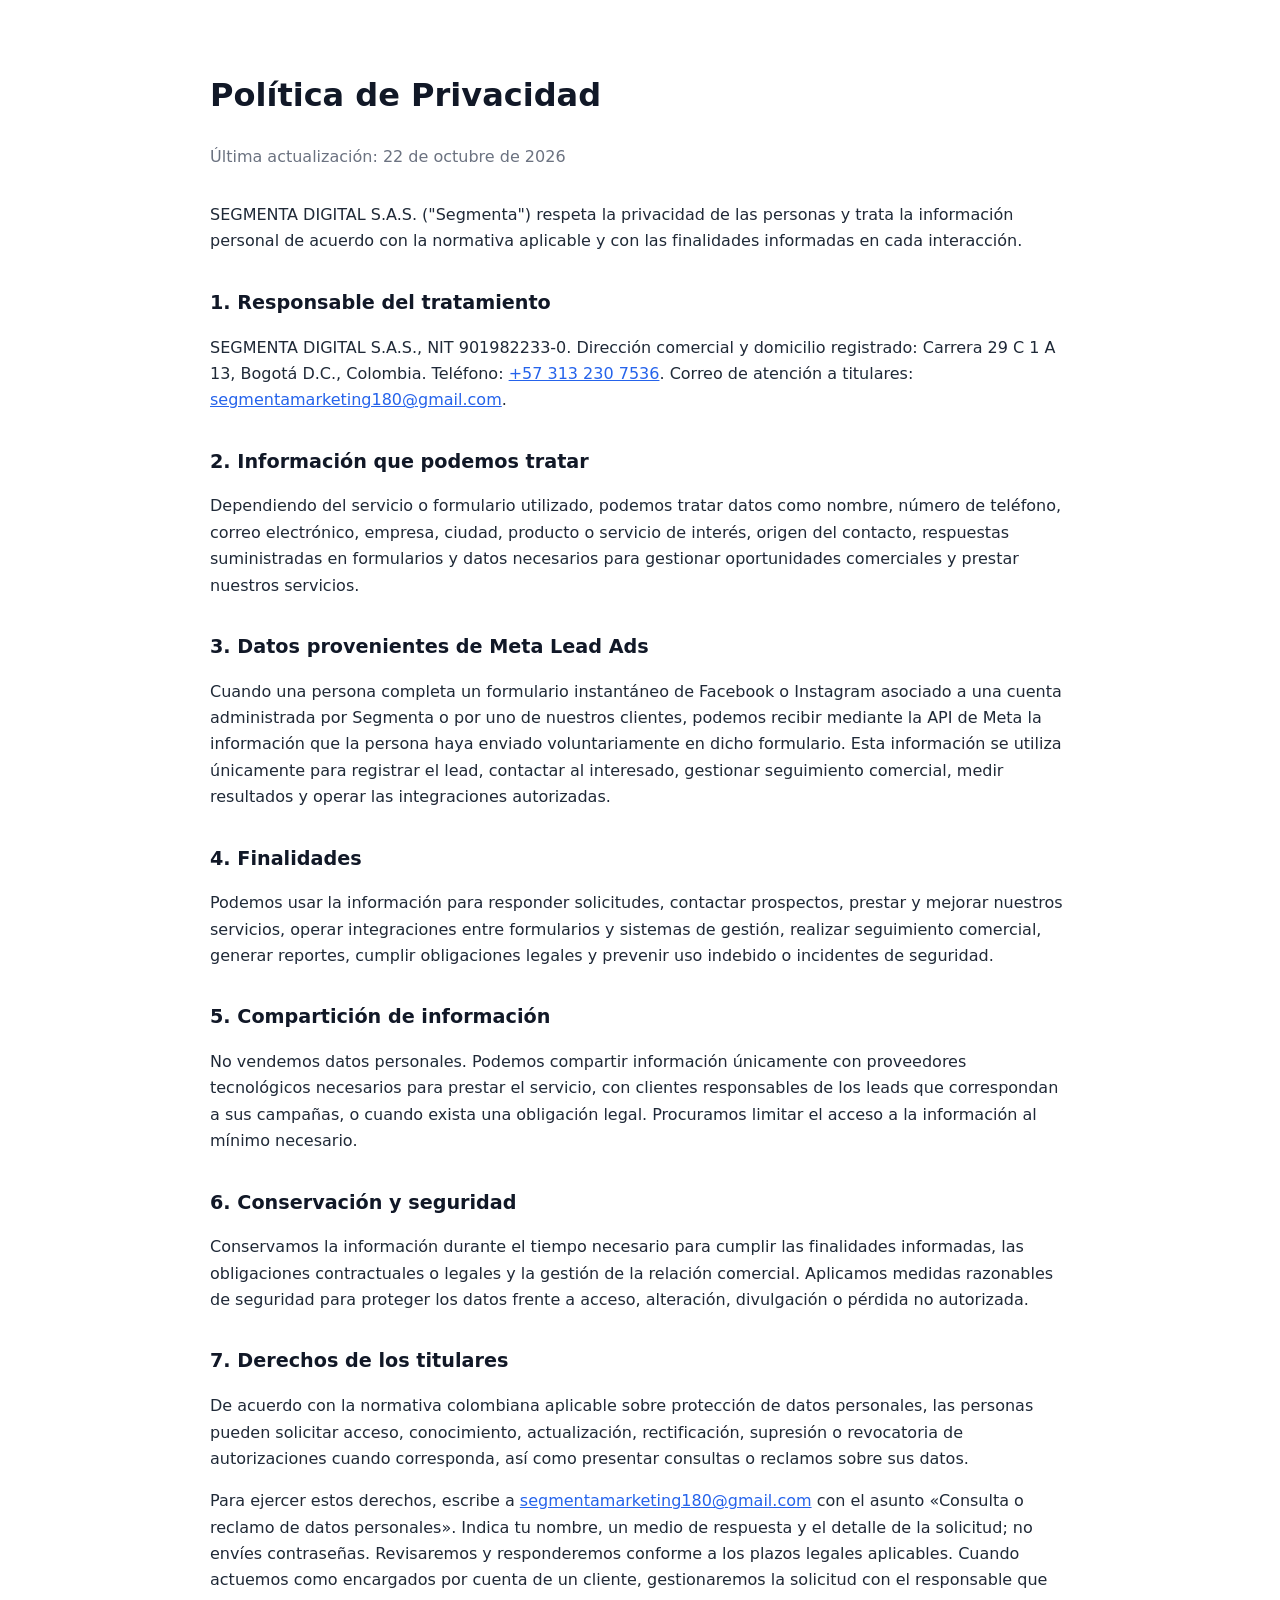
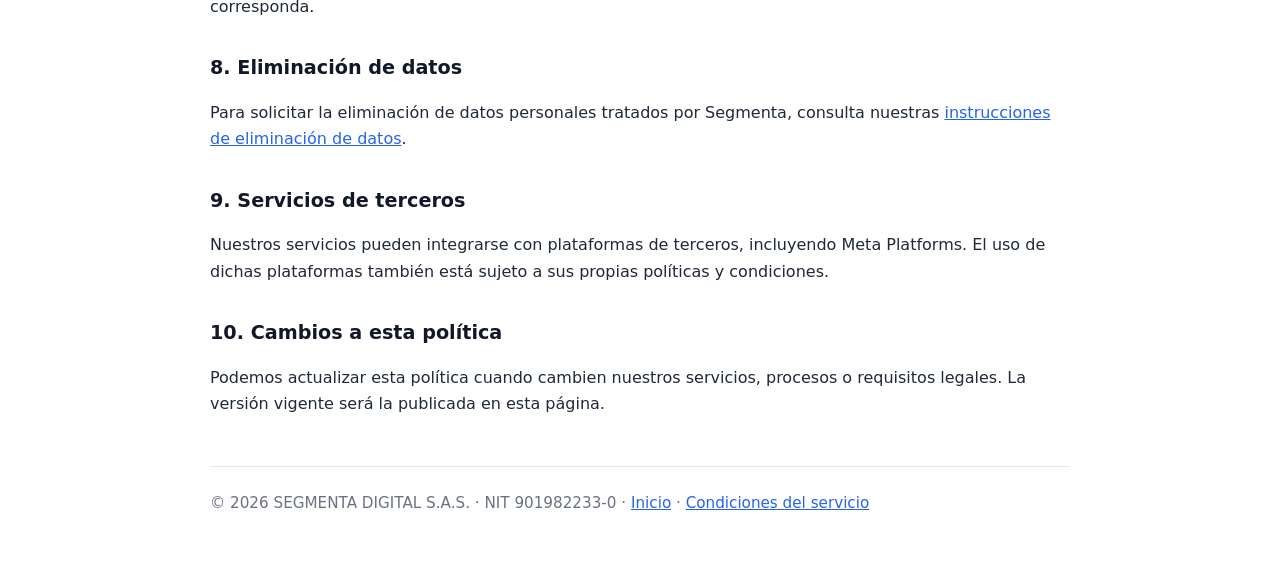
<file: privacy.html>
<!doctype html>
<html lang="es">
<head>
  <meta charset="utf-8" />
  <meta name="viewport" content="width=device-width, initial-scale=1" />
  <title>Política de Privacidad | Segmenta</title>
  <meta name="description" content="Política de privacidad de SEGMENTA DIGITAL S.A.S." />
  <style>
    body{font-family:Inter,system-ui,-apple-system,BlinkMacSystemFont,"Segoe UI",sans-serif;max-width:860px;margin:0 auto;padding:48px 24px;line-height:1.65;color:#1f2937;background:#fff}
    h1,h2{color:#111827} h1{font-size:2rem} h2{margin-top:2rem;font-size:1.2rem} a{color:#2563eb} .meta{color:#6b7280;margin-bottom:2rem} footer{margin-top:3rem;padding-top:1.5rem;border-top:1px solid #e5e7eb;color:#6b7280;font-size:.95rem}
  </style>
</head>
<body>
  <h1>Política de Privacidad</h1>
  <p class="meta">Última actualización: 22 de octubre de 2026</p>

  <p>SEGMENTA DIGITAL S.A.S. ("Segmenta") respeta la privacidad de las personas y trata la información personal de acuerdo con la normativa aplicable y con las finalidades informadas en cada interacción.</p>

  <h2>1. Responsable del tratamiento</h2>
  <p>SEGMENTA DIGITAL S.A.S., NIT 901982233-0. Dirección comercial y domicilio registrado: Carrera 29 C 1 A 13, Bogotá D.C., Colombia. Teléfono: <a href="tel:+573132307536">+57 313 230 7536</a>. Correo de atención a titulares: <a href="mailto:segmentamarketing180@gmail.com">segmentamarketing180@gmail.com</a>.</p>

  <h2>2. Información que podemos tratar</h2>
  <p>Dependiendo del servicio o formulario utilizado, podemos tratar datos como nombre, número de teléfono, correo electrónico, empresa, ciudad, producto o servicio de interés, origen del contacto, respuestas suministradas en formularios y datos necesarios para gestionar oportunidades comerciales y prestar nuestros servicios.</p>

  <h2>3. Datos provenientes de Meta Lead Ads</h2>
  <p>Cuando una persona completa un formulario instantáneo de Facebook o Instagram asociado a una cuenta administrada por Segmenta o por uno de nuestros clientes, podemos recibir mediante la API de Meta la información que la persona haya enviado voluntariamente en dicho formulario. Esta información se utiliza únicamente para registrar el lead, contactar al interesado, gestionar seguimiento comercial, medir resultados y operar las integraciones autorizadas.</p>

  <h2>4. Finalidades</h2>
  <p>Podemos usar la información para responder solicitudes, contactar prospectos, prestar y mejorar nuestros servicios, operar integraciones entre formularios y sistemas de gestión, realizar seguimiento comercial, generar reportes, cumplir obligaciones legales y prevenir uso indebido o incidentes de seguridad.</p>

  <h2>5. Compartición de información</h2>
  <p>No vendemos datos personales. Podemos compartir información únicamente con proveedores tecnológicos necesarios para prestar el servicio, con clientes responsables de los leads que correspondan a sus campañas, o cuando exista una obligación legal. Procuramos limitar el acceso a la información al mínimo necesario.</p>

  <h2>6. Conservación y seguridad</h2>
  <p>Conservamos la información durante el tiempo necesario para cumplir las finalidades informadas, las obligaciones contractuales o legales y la gestión de la relación comercial. Aplicamos medidas razonables de seguridad para proteger los datos frente a acceso, alteración, divulgación o pérdida no autorizada.</p>

  <h2>7. Derechos de los titulares</h2>
  <p>De acuerdo con la normativa colombiana aplicable sobre protección de datos personales, las personas pueden solicitar acceso, conocimiento, actualización, rectificación, supresión o revocatoria de autorizaciones cuando corresponda, así como presentar consultas o reclamos sobre sus datos.</p><p>Para ejercer estos derechos, escribe a <a href="mailto:segmentamarketing180@gmail.com">segmentamarketing180@gmail.com</a> con el asunto «Consulta o reclamo de datos personales». Indica tu nombre, un medio de respuesta y el detalle de la solicitud; no envíes contraseñas. Revisaremos y responderemos conforme a los plazos legales aplicables. Cuando actuemos como encargados por cuenta de un cliente, gestionaremos la solicitud con el responsable que corresponda.</p>

  <h2>8. Eliminación de datos</h2>
  <p>Para solicitar la eliminación de datos personales tratados por Segmenta, consulta nuestras <a href="/data-deletion.html">instrucciones de eliminación de datos</a>.</p>

  <h2>9. Servicios de terceros</h2>
  <p>Nuestros servicios pueden integrarse con plataformas de terceros, incluyendo Meta Platforms. El uso de dichas plataformas también está sujeto a sus propias políticas y condiciones.</p>

  <h2>10. Cambios a esta política</h2>
  <p>Podemos actualizar esta política cuando cambien nuestros servicios, procesos o requisitos legales. La versión vigente será la publicada en esta página.</p>

  <footer>© 2026 SEGMENTA DIGITAL S.A.S. · NIT 901982233-0 · <a href="/">Inicio</a> · <a href="/terms.html">Condiciones del servicio</a></footer>
</body>
</html>
</file>
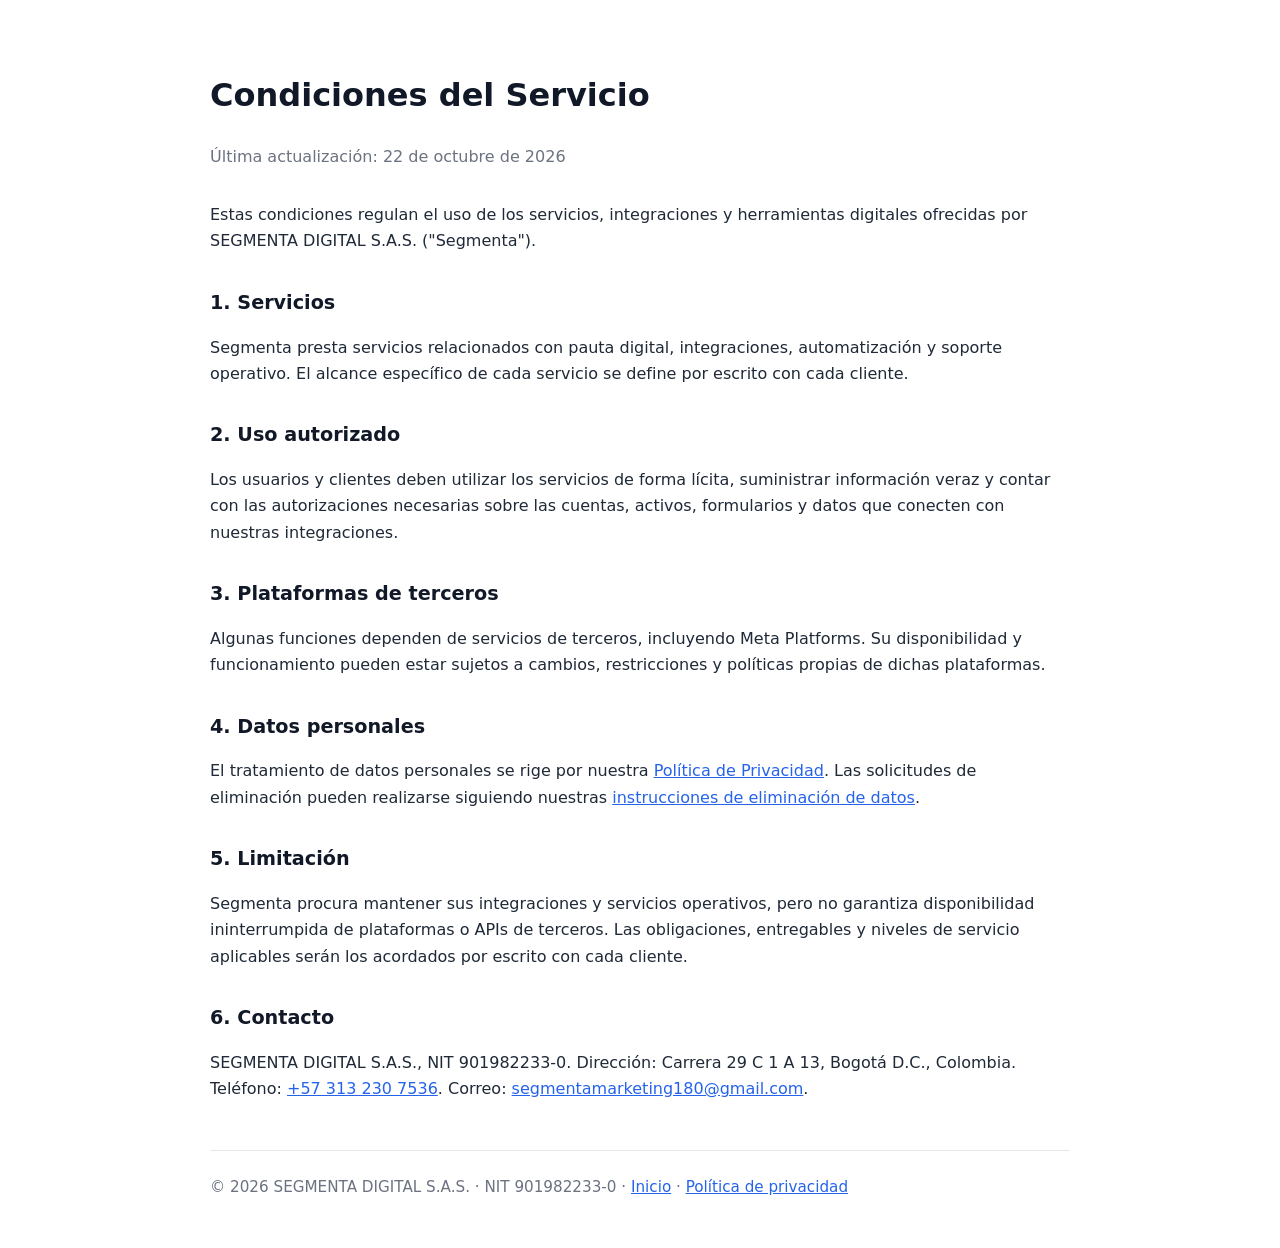
<file: terms.html>
<!doctype html>
<html lang="es">
<head>
  <meta charset="utf-8" />
  <meta name="viewport" content="width=device-width, initial-scale=1" />
  <title>Condiciones del Servicio | Segmenta</title>
  <meta name="description" content="Condiciones del servicio de SEGMENTA DIGITAL S.A.S." />
  <style>
    body{font-family:Inter,system-ui,-apple-system,BlinkMacSystemFont,"Segoe UI",sans-serif;max-width:860px;margin:0 auto;padding:48px 24px;line-height:1.65;color:#1f2937;background:#fff}
    h1,h2{color:#111827} h1{font-size:2rem} h2{margin-top:2rem;font-size:1.2rem} a{color:#2563eb}.meta{color:#6b7280;margin-bottom:2rem}footer{margin-top:3rem;padding-top:1.5rem;border-top:1px solid #e5e7eb;color:#6b7280;font-size:.95rem}
  </style>
</head>
<body>
  <h1>Condiciones del Servicio</h1>
  <p class="meta">Última actualización: 22 de octubre de 2026</p>

  <p>Estas condiciones regulan el uso de los servicios, integraciones y herramientas digitales ofrecidas por SEGMENTA DIGITAL S.A.S. ("Segmenta").</p>

  <h2>1. Servicios</h2>
  <p>Segmenta presta servicios relacionados con pauta digital, integraciones, automatización y soporte operativo. El alcance específico de cada servicio se define por escrito con cada cliente.</p>

  <h2>2. Uso autorizado</h2>
  <p>Los usuarios y clientes deben utilizar los servicios de forma lícita, suministrar información veraz y contar con las autorizaciones necesarias sobre las cuentas, activos, formularios y datos que conecten con nuestras integraciones.</p>

  <h2>3. Plataformas de terceros</h2>
  <p>Algunas funciones dependen de servicios de terceros, incluyendo Meta Platforms. Su disponibilidad y funcionamiento pueden estar sujetos a cambios, restricciones y políticas propias de dichas plataformas.</p>

  <h2>4. Datos personales</h2>
  <p>El tratamiento de datos personales se rige por nuestra <a href="/privacy.html">Política de Privacidad</a>. Las solicitudes de eliminación pueden realizarse siguiendo nuestras <a href="/data-deletion.html">instrucciones de eliminación de datos</a>.</p>

  <h2>5. Limitación</h2>
  <p>Segmenta procura mantener sus integraciones y servicios operativos, pero no garantiza disponibilidad ininterrumpida de plataformas o APIs de terceros. Las obligaciones, entregables y niveles de servicio aplicables serán los acordados por escrito con cada cliente.</p>

  <h2>6. Contacto</h2>
  <p>SEGMENTA DIGITAL S.A.S., NIT 901982233-0. Dirección: Carrera 29 C 1 A 13, Bogotá D.C., Colombia. Teléfono: <a href="tel:+573132307536">+57 313 230 7536</a>. Correo: <a href="mailto:segmentamarketing180@gmail.com">segmentamarketing180@gmail.com</a>.</p>

  <footer>© 2026 SEGMENTA DIGITAL S.A.S. · NIT 901982233-0 · <a href="/">Inicio</a> · <a href="/privacy.html">Política de privacidad</a></footer>
</body>
</html>
</file>
